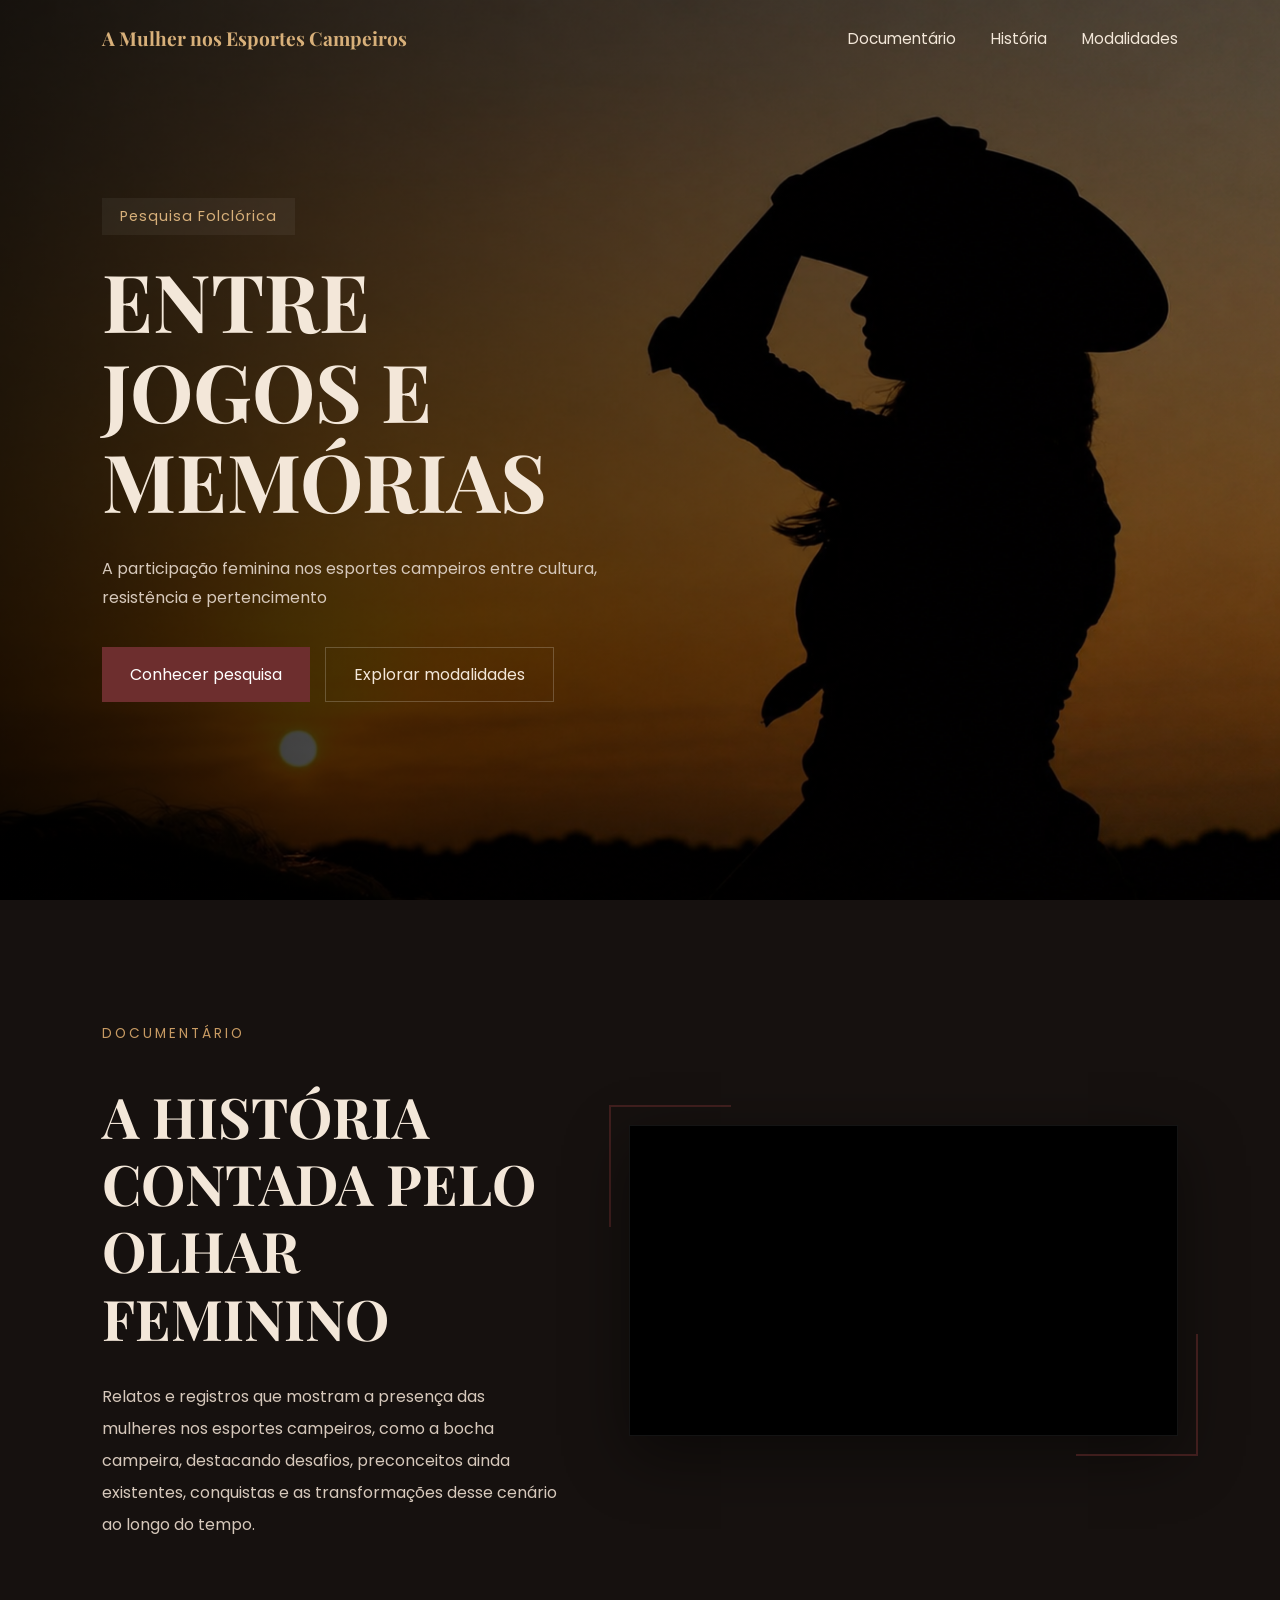
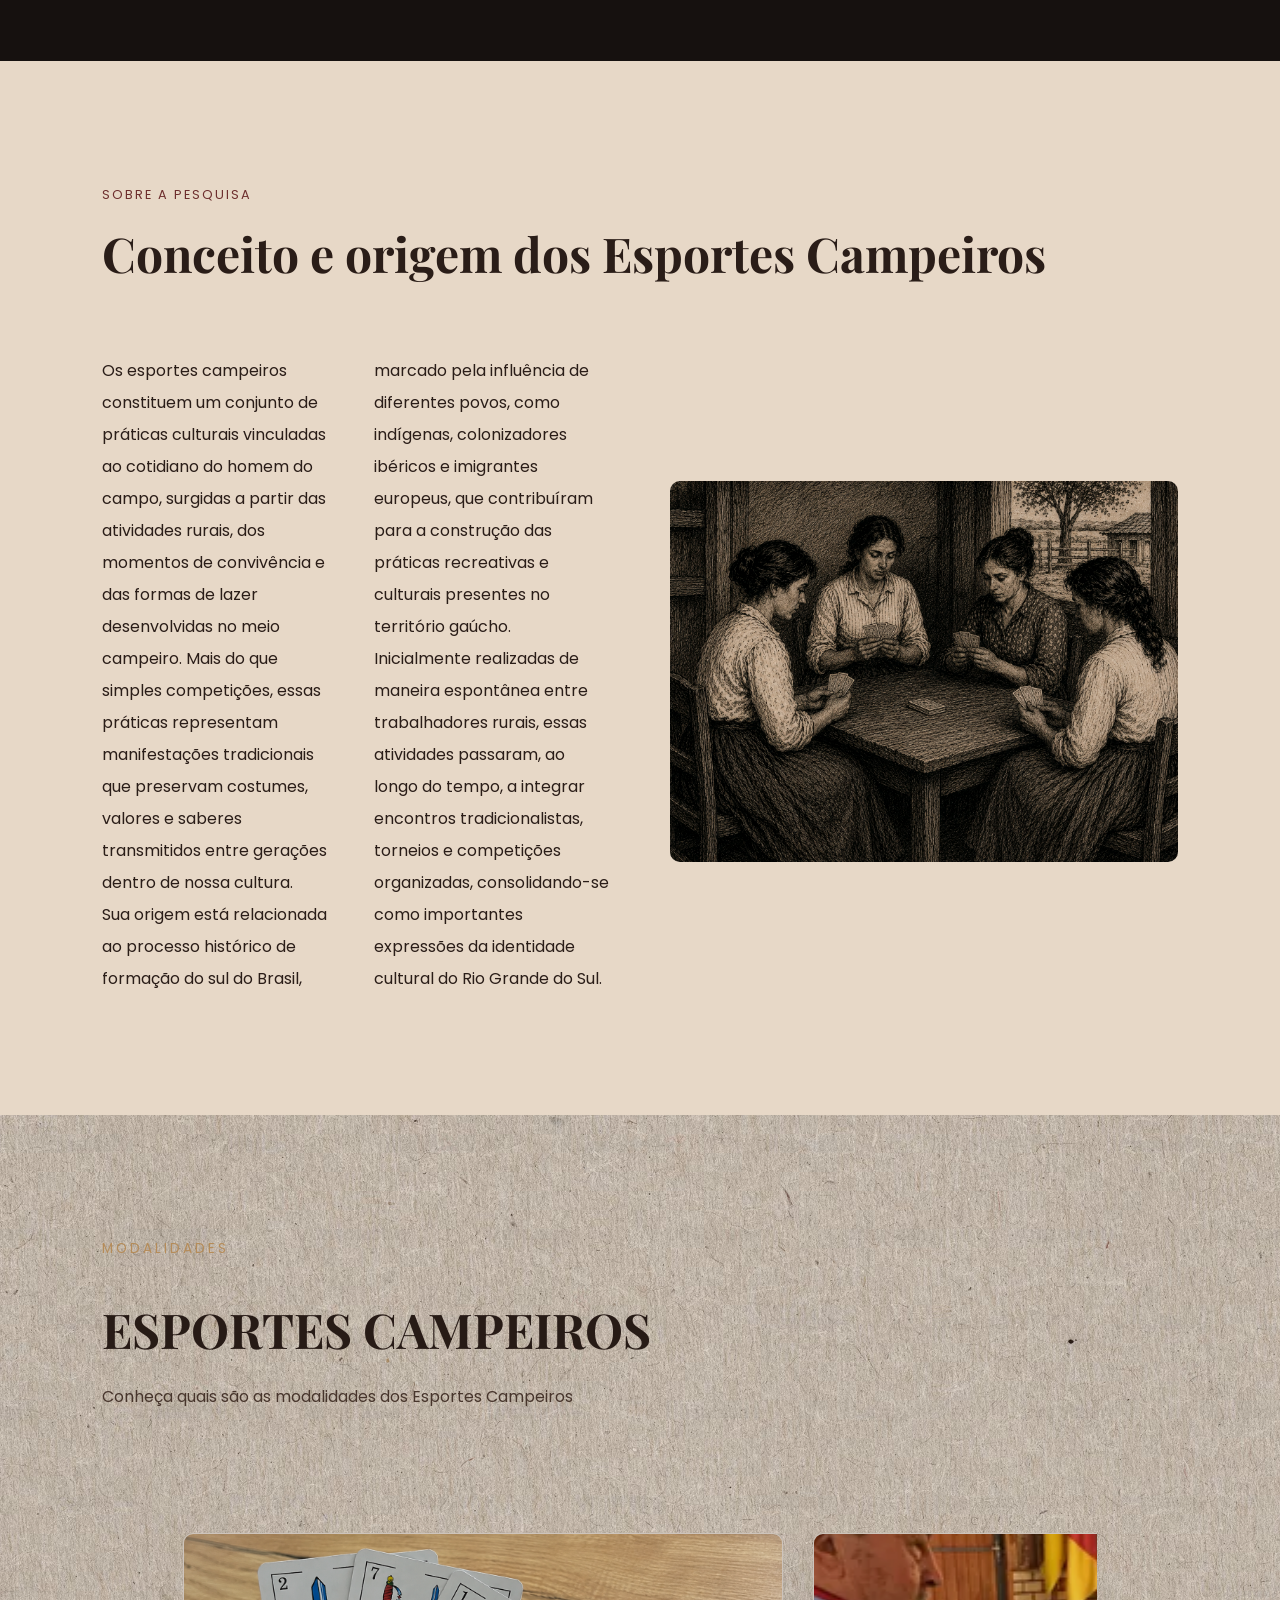
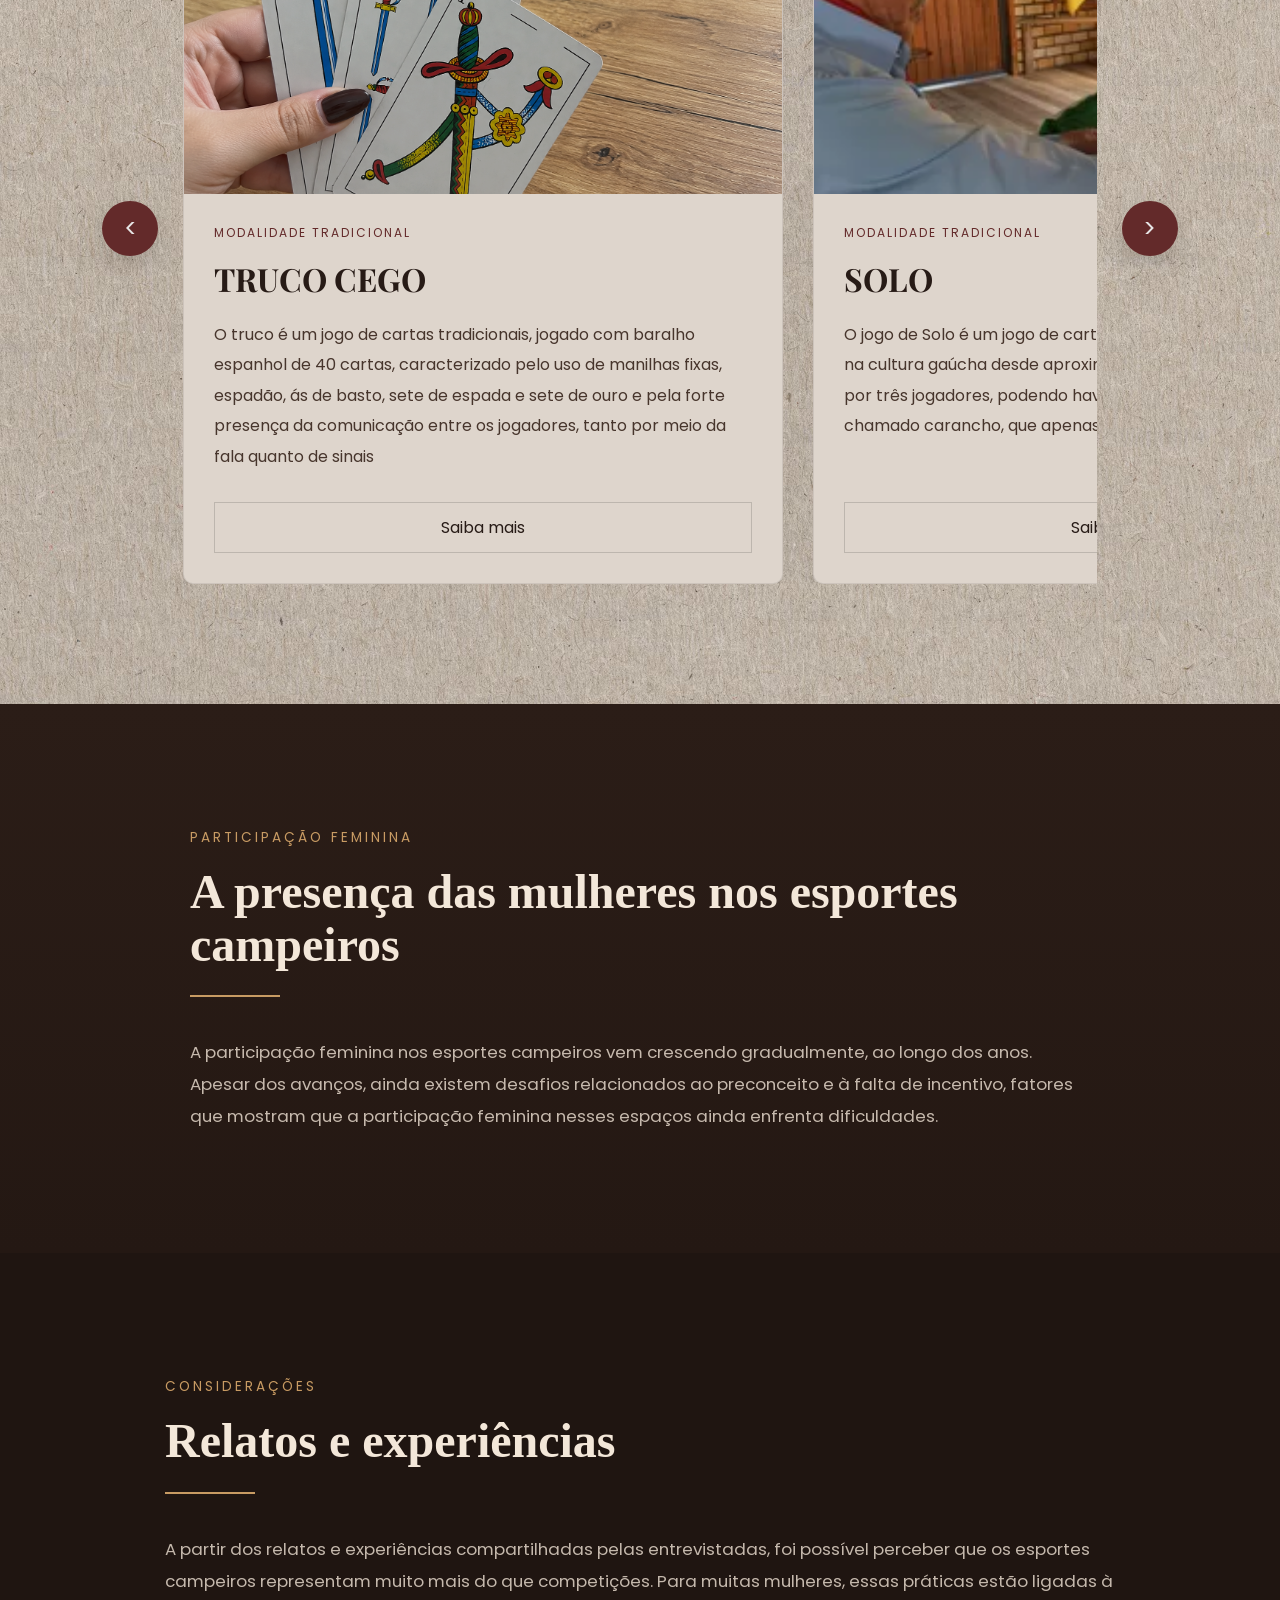
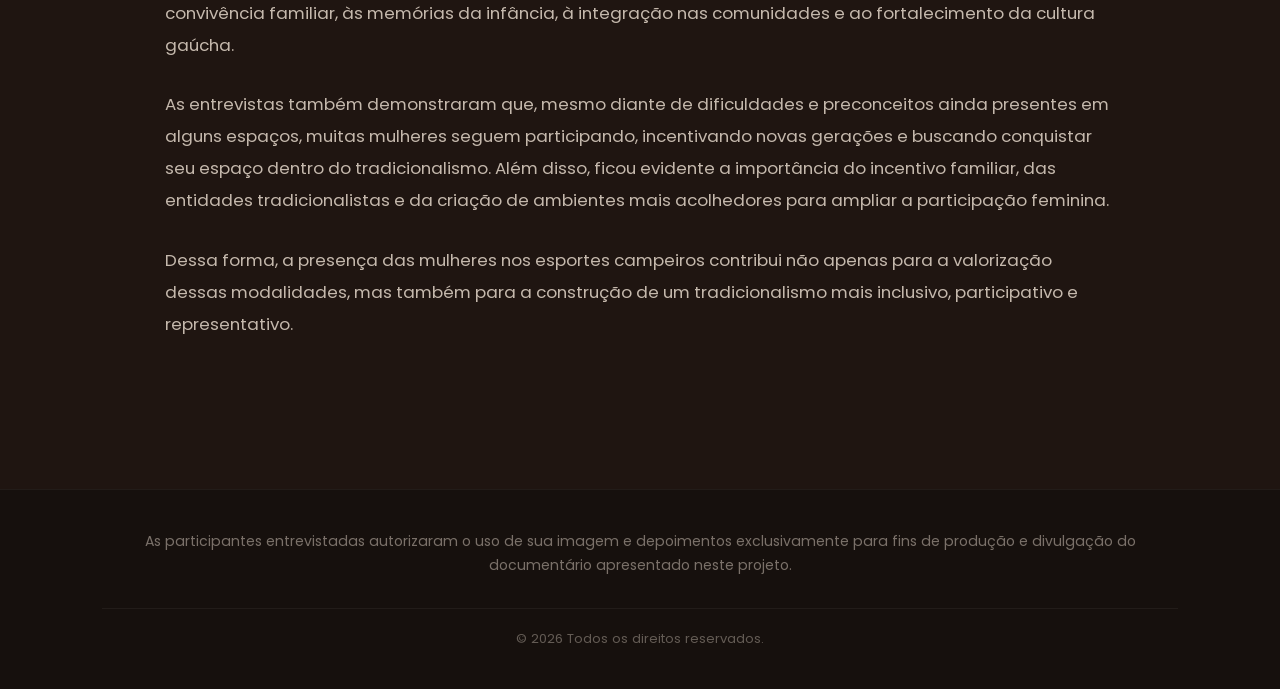
<file: index.html>
<!DOCTYPE html>
<html lang="pt-BR">

<script>
  document.documentElement.classList.add('preload');
</script>

<head>
  <meta charset="UTF-8" />
  <meta name="viewport" content="width=device-width, initial-scale=1.0" />
  <title>Mulheres Campeiras</title>

  <!-- FONTES -->
  <link rel="preconnect" href="https://fonts.googleapis.com">
  <link rel="preconnect" href="https://fonts.gstatic.com" crossorigin>

  <link href="https://fonts.googleapis.com/css2?family=Playfair+Display:wght@400;600;700&family=Poppins:wght@300;400;500;600&display=swap" rel="stylesheet">

  <link rel="stylesheet" href="css/style.css">
</head>

<body>

  <!-- NAVBAR -->

  <header class="navbar">

    <div class="logo">
      A Mulher nos Esportes Campeiros
    </div>

    <nav>
      <a href="#documentario" class="nav-link">Documentário</a>
      <a href="#historia" class="nav-link">História</a>
      <a href="#esportes" class="nav-link">Modalidades</a>
    </nav>

  </header>


  <!-- HERO SECTION -->

  <section class="hero">

    <div class="overlay"></div>

    <div class="hero-content">

      <span class="tag">
        Pesquisa Folclórica   
      </span>

      <h1>
        ENTRE <br>
        JOGOS E <br>
        MEMÓRIAS
      </h1>

      <p>
        A participação feminina nos esportes campeiros entre cultura, resistência e pertencimento
      </p>

      <div class="buttons">

        <a href="#documentario" class="primary-btn nav-link">
          Conhecer pesquisa
        </a>
        <a href="#esportes" class="secondary-btn nav-link">
          Explorar modalidades
        </a>

      </div>

    </div>

  </section>


  <!-- SEÇÃO VÍDEO -->

    <section class="video-section" id="documentario">

    <div class="video-text">

        <span class="section-tag">
        Documentário
        </span>

        <h2>
        A HISTÓRIA CONTADA
        PELO OLHAR FEMININO
        </h2>

        <p>
        Relatos e registros que mostram a presença das mulheres nos esportes 
        campeiros, como a bocha campeira, destacando desafios, preconceitos 
        ainda existentes, conquistas e as transformações desse cenário ao longo do tempo.
        </p>

    </div>


    <div class="video-wrapper">

        <div class="video-container">

        <iframe
            src="https://www.youtube.com/embed/LN1L8ZoUA2Y"
            title="Vídeo documentário"
            frameborder="0"
            allowfullscreen>
        </iframe>

        </div>

    </div>

    </section>


  <!-- SOBRE -->

  <section class="about" id="historia">

    <div class="section-title">

      <span>Sobre a pesquisa</span>

      <h2>
        Conceito e origem dos Esportes Campeiros
      </h2>

    </div>

    <div class="about-grid">

      <div class="about-text">

        <p>
          Os esportes campeiros constituem um conjunto de práticas culturais 
          vinculadas ao cotidiano do homem do campo, surgidas a partir das 
          atividades rurais, dos momentos de convivência e das formas de lazer 
          desenvolvidas no meio campeiro. Mais do que simples competições, essas 
          práticas representam manifestações tradicionais que preservam costumes, 
          valores e saberes transmitidos entre gerações dentro de nossa cultura.
        </p>

        <p>
          Sua origem está relacionada ao processo histórico de formação do sul do 
          Brasil, marcado pela influência de diferentes povos, como indígenas, 
          colonizadores ibéricos e imigrantes europeus, que contribuíram para a 
          construção das práticas recreativas e culturais presentes no território 
          gaúcho. Inicialmente realizadas de maneira espontânea entre trabalhadores 
          rurais, essas atividades passaram, ao longo do tempo, a integrar encontros 
          tradicionalistas, torneios e competições organizadas, consolidando-se como 
          importantes expressões da identidade cultural do Rio Grande do Sul.
        </p>

      </div>

      <div class="about-image">

        <img src="img/truco-antigo.png" alt="Mulher campeira">

      </div>

    </div>

  </section>

  <!-- =========================
     MODALIDADES CAMPEIRAS
========================= -->

<section class="sports-section" id="esportes">

  <div class="sports-header">

    <span class="section-tag">
      Modalidades
    </span>

    <h2>
      ESPORTES
      CAMPEIROS
    </h2>

    <p>
      Conheça quais são as modalidades dos Esportes Campeiros
    </p>

  </div>


  <!-- CARROSSEL -->

  <div class="carousel-area">
  
    <button class="carousel-btn prev">
      <
    </button>
    
    <div class="carousel-container">

      <div class="carousel-track">

      
        <!-- CARD -->

        <div class="sport-card">

          <div class="sport-image">

            <img src="img/truco-cego.png" alt="Truco-cego">

          </div>

          <div class="sport-content">

            <span class="sport-category">
              Modalidade Tradicional
            </span>

            <h3>
              TRUCO CEGO
            </h3>

            <p>
              O truco é um jogo de cartas tradicionais, jogado com baralho espanhol de 40 cartas, 
              caracterizado pelo uso de manilhas fixas, espadão, ás de basto, sete de espada e sete
              de ouro e pela forte presença da comunicação entre os jogadores, tanto por 
              meio da fala quanto de sinais
            </p>

            <a href="https://share.google/u1JJ4kaUgyp21xGho" class="sport-button">
              Saiba mais
            </a>

          </div>

        </div>



        <!-- CARD -->

        <div class="sport-card">

          <div class="sport-image">

            <img src="img/solo.webp" alt="solo">

          </div>

          <div class="sport-content">

            <span class="sport-category">
              Modalidade Tradicional
            </span>

            <h3>
              SOLO
            </h3>

            <p>         
              O jogo de Solo é um jogo de cartas de origem espanhola, presente na 
              cultura gaúcha desde aproximadamente 1800, sendo praticado por três 
              jogadores, podendo haver um quarto participante, chamado carancho, que 
              apenas distribui as cartas. 

            </p>

            <a href="https://share.google/u1JJ4kaUgyp21xGho" class="sport-button">
              Saiba mais
            </a>

          </div>

        </div>



        <!-- CARD -->

        <div class="sport-card">

          <div class="sport-image">

            <img src="img/bocha48-ultima.jpeg" alt="bocha 48">

          </div>

          <div class="sport-content">

            <span class="sport-category">
              Modalidade Tradicional
            </span>

            <h3>
              BOCHA QUARENTA E OITO
            </h3>

            <p>
              A bocha 48 é uma modalidade tradicional com forte presença no Rio Grande do Sul, 
              introduzida por imigrantes italianos entre o final do século XIX e início do XX, 
              jogada em duplas, na qual os participantes arremessam bochas com o objetivo de 
              derrubar peças posicionadas sobre um cepo (base circular de madeira).
            </p>
            
            <a href="https://share.google/u1JJ4kaUgyp21xGho" class="sport-button">
              Saiba mais
            </a>
            
          </div>
          
        </div>

        <div class="sport-card">

          <div class="sport-image">

            <img src="img/tava.jpeg" alt="Truco-cego">

          </div>

          <div class="sport-content">

            <span class="sport-category">
              Modalidade Tradicional
            </span>

            <h3>
              JOGO DE TAVA
            </h3>

            <p>
              O jogo do osso, também conhecido como Tava ou Taba, é considerado um dos jogos mais 
              antigos da humanidade, com raízes na Ásia e registros também na Europa, sendo possivelmente 
              relacionado às práticas do antigo Império Persa e da Grécia.
            </p>

            <a href="https://share.google/u1JJ4kaUgyp21xGho" class="sport-button">
              Saiba mais
            </a>

          </div>

        </div>

        <div class="sport-card">

          <div class="sport-image">

            <img src="img/truco-de-amostra.jpeg" alt="Truco-cego">

          </div>

          <div class="sport-content">

            <span class="sport-category">
              Modalidade Tradicional
            </span>

            <h3>
              TRUCO DE AMOSTRA
            </h3>

            <p>
              O Truco de Amostra, ou Truco Uruguaio, tem origem na região fronteiriça entre o 
              Uruguai e o Brasil (especialmente o Rio Grande do Sul). É uma variação do Truco 
              Cego ou gaúcho, caracterizado pela presença da “amostra” (carta virada que define 
              as manilhas), refletindo a influência do baralho espanhol e da cultura platina 
            </p>

            <a href="https://share.google/u1JJ4kaUgyp21xGho" class="sport-button">
              Saiba mais
            </a>

          </div>

        </div>

        
        <div class="sport-card">

          <div class="sport-image">

            <img src="img/bocha-campeira.jpeg" alt="Truco-cego">

          </div>

          <div class="sport-content">

            <span class="sport-category">
              Modalidade Tradicional
            </span>

            <h3>
              BOCHA CAMPEIRA
            </h3>

            <p>
              A bocha campeira é um jogo disputado entre equipes com o objetivo de posicionar 
              as bochas o mais próximo possível do bolim, buscando somar pontos a cada rodada. 
              Cada jogador realiza seus arremessos tentando aproximar suas bochas ou afastar as 
              do adversário, respeitando os limites da cancha.
            </p>

            <a href="https://share.google/u1JJ4kaUgyp21xGho" class="sport-button">
              Saiba mais
            </a>

          </div>

        </div>


        <div class="sport-card">

          <div class="sport-image">

            <img src="img/tetarfe.jpeg" alt="tetarfe">

          </div>

          <div class="sport-content">

            <span class="sport-category">
              Modalidade Tradicional
            </span>

            <h3>
              TETARFE
            </h3>

            <p>
              A modalidade de jogo reconhecida pela sigla TETARFE inclui os 
              jogos de Tejo, da Tava, da Argola e da Ferradura. O Tejo é um 
              jogo de origem espanhola, considerado um dos mais antigos praticados 
              no Rio Grande do Sul, havendo registros de sua prática por volta do 
              ano de 1768, na cidade de Rio Grande.
            </p>

            <a href="https://share.google/u1JJ4kaUgyp21xGho" class="sport-button">
              Saiba mais
            </a>

          </div>

        </div>



      </div>
      </div>

    <button class="carousel-btn next">
      >
    </button>

  </div>

</section>

<section class="women-section">

  <div class="women-container">

    <span class="section-tag">
      Participação Feminina
    </span>

    <h2>
      A presença das mulheres nos esportes campeiros
    </h2>

    <div class="women-divider"></div>

    <p>
      A participação feminina nos esportes campeiros vem crescendo gradualmente, ao longo dos anos. 
      Apesar dos avanços, ainda existem desafios relacionados ao preconceito e à falta de incentivo, 
      fatores que mostram que a participação feminina nesses espaços ainda enfrenta dificuldades.
    </p>

  </div>

</section>


<section class="conclusion-section">

  <div class="conclusion-container">

    <span class="section-tag">
      Considerações
    </span>

    <h2>
      Relatos e experiências
    </h2>

    <div class="conclusion-divider"></div>

    <p>
      A partir dos relatos e experiências compartilhadas pelas entrevistadas, 
      foi possível perceber que os esportes campeiros representam muito mais do 
      que competições. Para muitas mulheres, essas práticas estão ligadas à convivência 
      familiar, às memórias da infância, à integração nas comunidades e ao fortalecimento 
      da cultura gaúcha.
    </p>

    <p>
      As entrevistas também demonstraram que, mesmo diante de dificuldades e 
      preconceitos ainda presentes em alguns espaços, muitas mulheres seguem 
      participando, incentivando novas gerações e buscando conquistar seu 
      espaço dentro do tradicionalismo. Além disso, ficou evidente a importância 
      do incentivo familiar, das entidades tradicionalistas e da criação de 
      ambientes mais acolhedores para ampliar a participação feminina.
    </p>

    <p>
      Dessa forma, a presença das mulheres nos esportes campeiros contribui 
      não apenas para a valorização dessas modalidades, mas também para a 
      construção de um tradicionalismo mais inclusivo, participativo e representativo.
    </p>

  </div>

</section>

<footer class="footer">

  <div class="footer-content">

    <p>
      As participantes entrevistadas autorizaram
      o uso de sua imagem e depoimentos
      exclusivamente para fins de produção
      e divulgação do documentário apresentado neste projeto.
    </p>

    <div class="footer-bottom">

      <span>
        © 2026 Todos os direitos reservados.
      </span>


    </div>

  </div>

</footer>

<script src="script/main.js"></script>
<script src="script/script.js"></script>
</body>

</html>
</file>
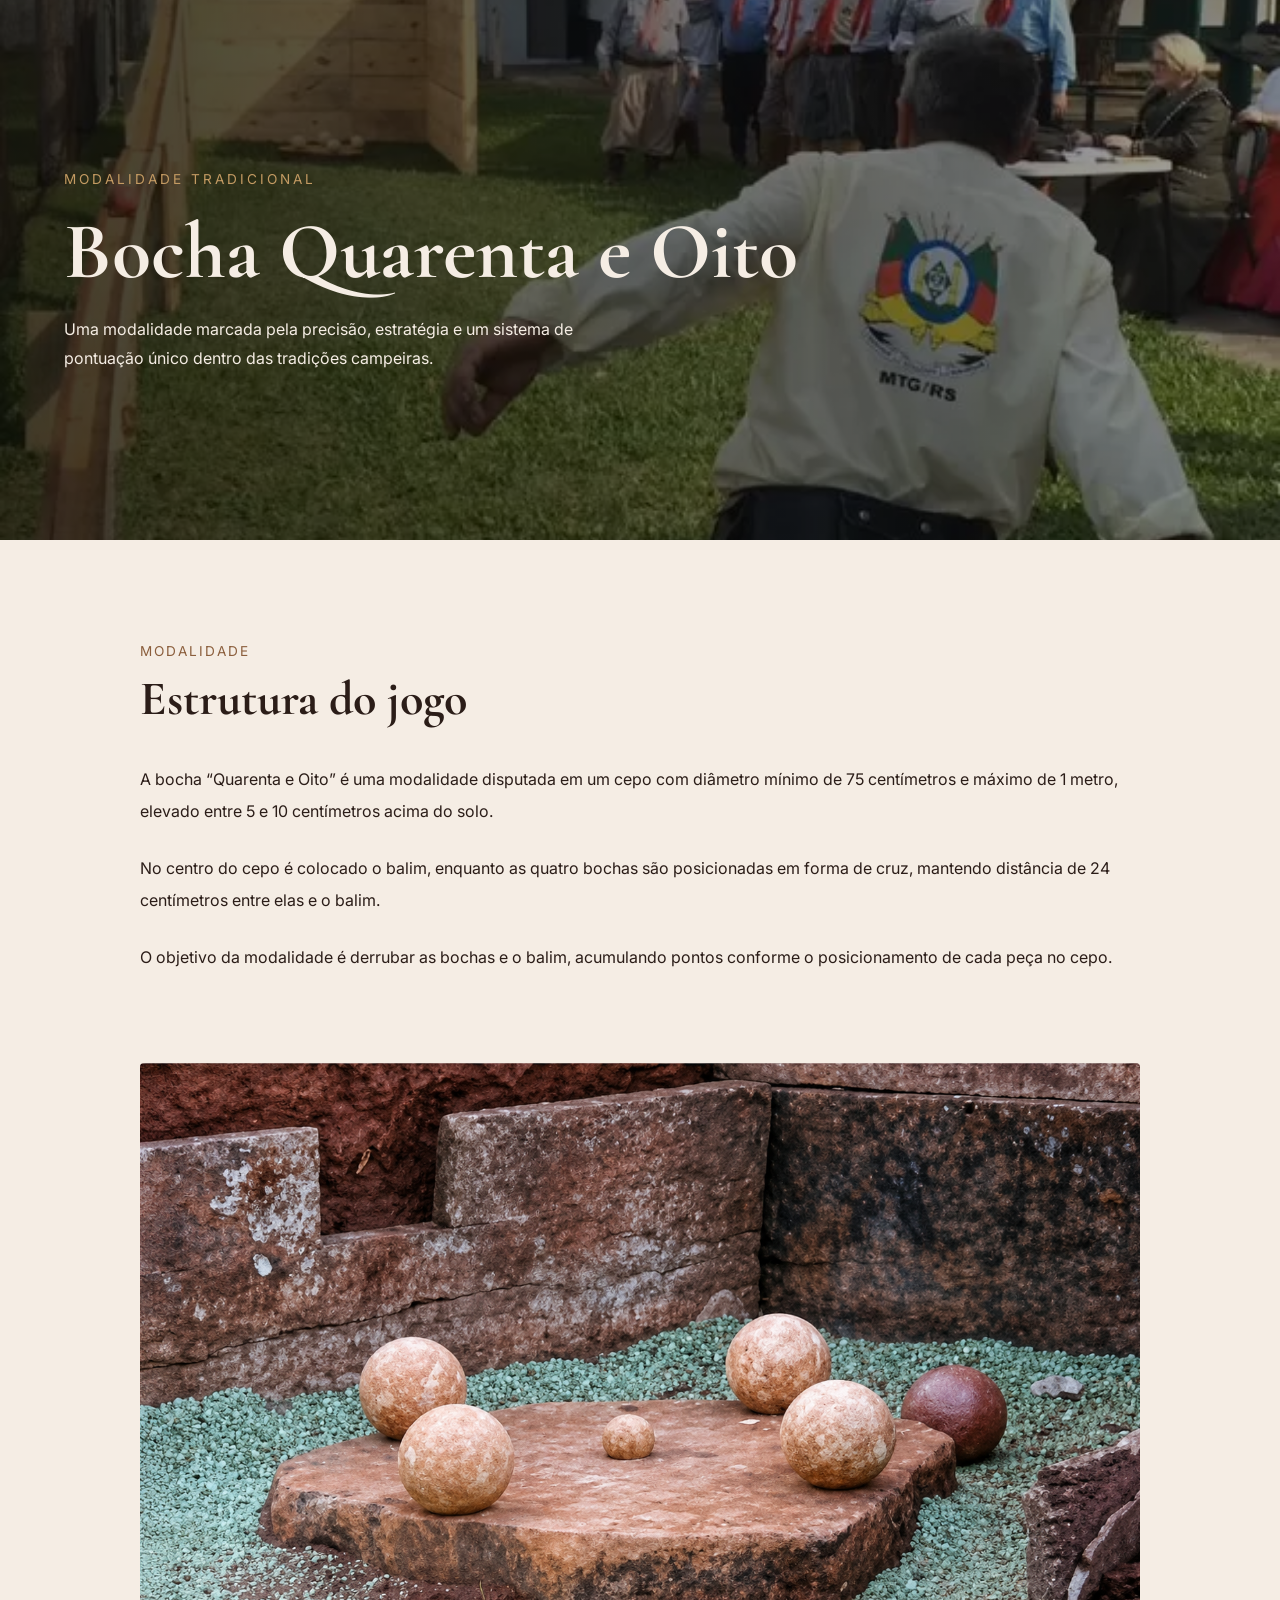
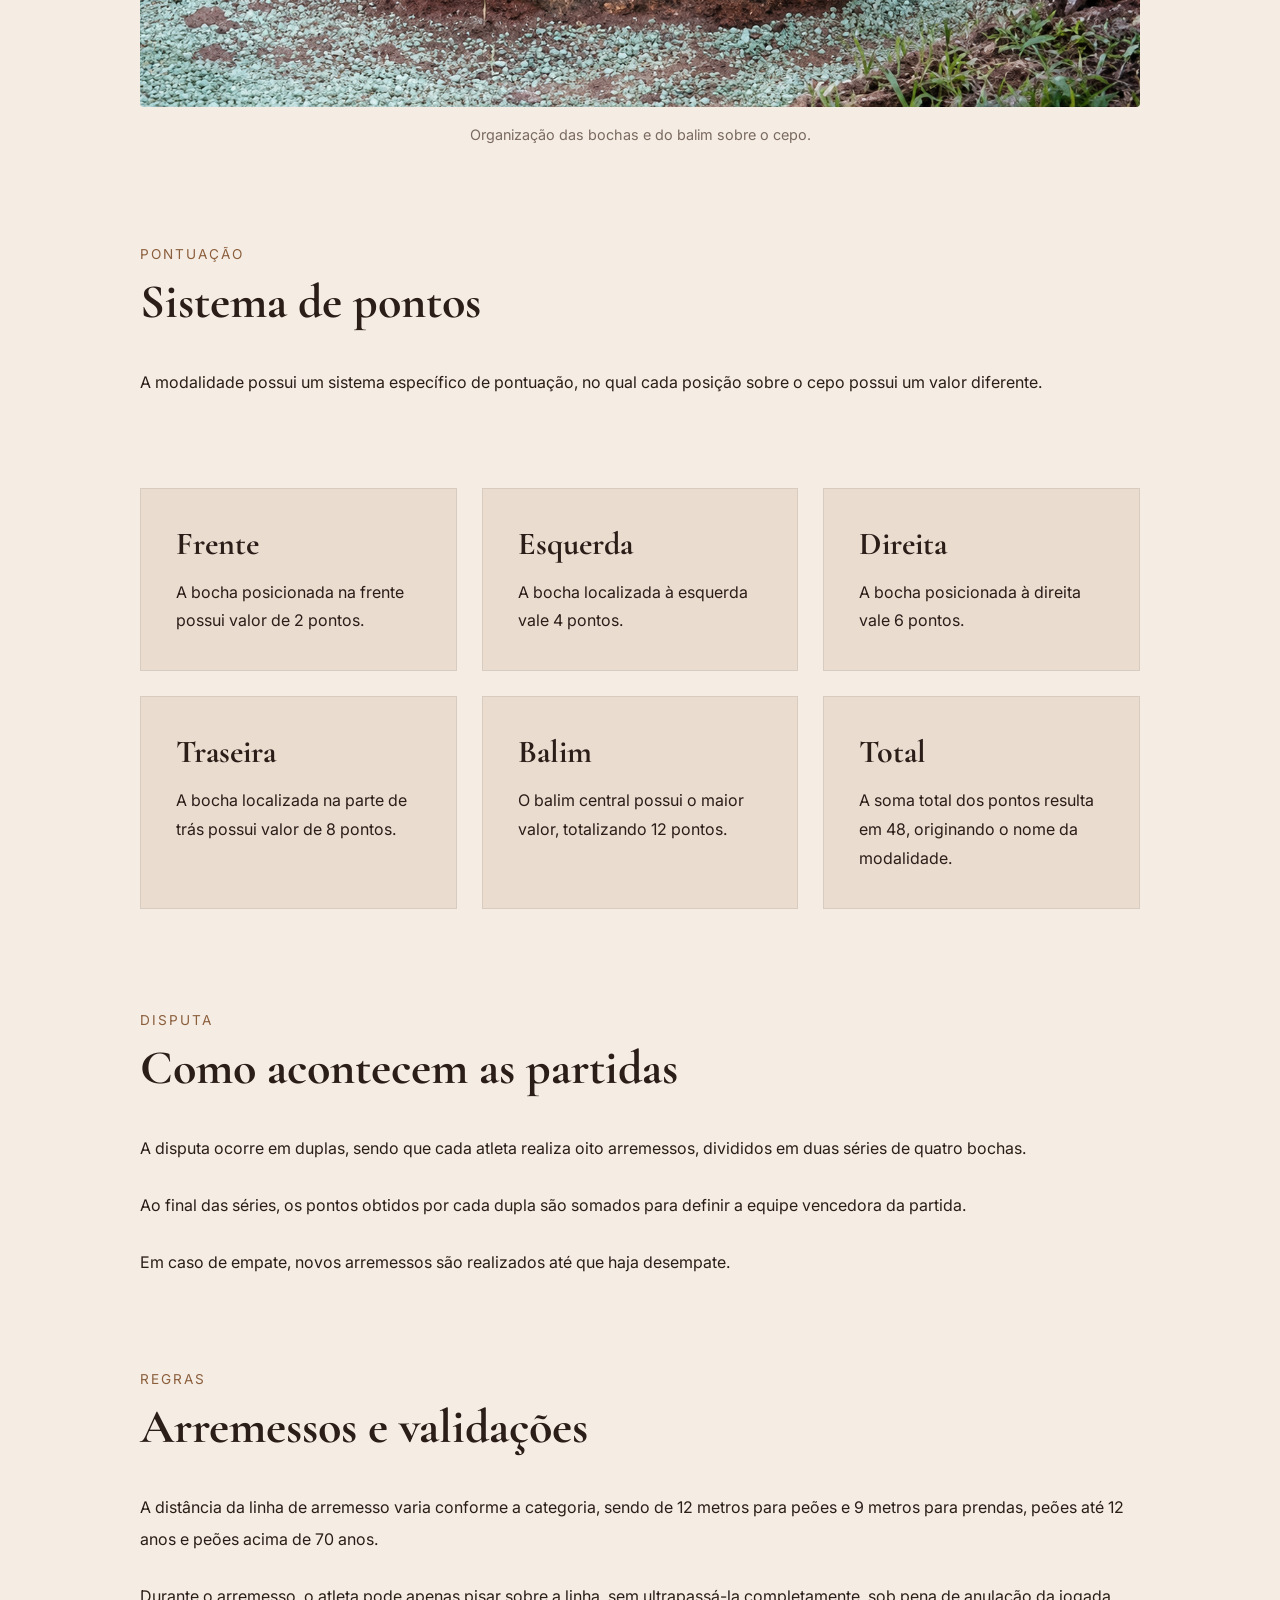
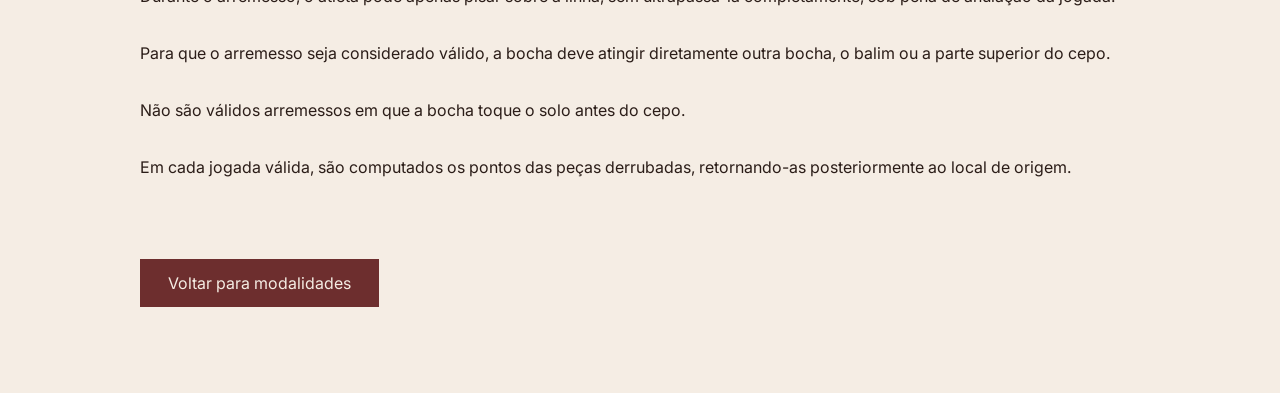
<file: esportes/bocha-48.html>
<!DOCTYPE html>
<html lang="pt-BR">

<head>

  <meta charset="UTF-8">

  <meta name="viewport" content="width=device-width, initial-scale=1.0">

  <title>Bocha Quarenta e Oito</title>

  <link rel="stylesheet" href="../css/esportes.css">

  <link rel="preconnect" href="https://fonts.googleapis.com">

  <link rel="preconnect" href="https://fonts.gstatic.com" crossorigin>

  <link href="https://fonts.googleapis.com/css2?family=Cormorant+Garamond:wght@400;500;600;700&family=Inter:wght@300;400;500;600&display=swap" rel="stylesheet">

</head>

<body>



  <!-- HERO -->

  <section class="sport-hero">

    <img src="../img/48.webp" alt="Bocha Quarenta e Oito">

    <div class="hero-overlay"></div>

    <div class="hero-content">

      <span>
        Modalidade Tradicional
      </span>

      <h1>
        Bocha Quarenta e Oito
      </h1>

      <p>
        Uma modalidade marcada pela precisão,
        estratégia e um sistema de pontuação único
        dentro das tradições campeiras.
      </p>

    </div>

  </section>





  <main class="sport-page">



    <!-- INTRODUÇÃO -->

    <section class="text-section">

      <div class="section-title">

        <span>
          Modalidade
        </span>

        <h2>
          Estrutura do jogo
        </h2>

      </div>

      <p>
        A bocha “Quarenta e Oito” é uma modalidade disputada
        em um cepo com diâmetro mínimo de 75 centímetros
        e máximo de 1 metro,
        elevado entre 5 e 10 centímetros acima do solo.
      </p>

      <p>
        No centro do cepo é colocado o balim,
        enquanto as quatro bochas são posicionadas em forma de cruz,
        mantendo distância de 24 centímetros entre elas e o balim.
      </p>

      <p>
        O objetivo da modalidade é derrubar as bochas e o balim,
        acumulando pontos conforme o posicionamento de cada peça no cepo.
      </p>

    </section>





    <!-- IMAGEM -->

    <section class="image-section">

      <img src="../img/bocha-48.png" alt="Estrutura da bocha quarenta e oito">

      <span>
        Organização das bochas e do balim sobre o cepo.
      </span>

    </section>





    <!-- PONTUAÇÃO -->

    <section class="text-section">

      <div class="section-title">

        <span>
          Pontuação
        </span>

        <h2>
          Sistema de pontos
        </h2>

      </div>

      <p>
        A modalidade possui um sistema específico de pontuação,
        no qual cada posição sobre o cepo possui um valor diferente.
      </p>

    </section>





    <!-- CARDS -->

    <section class="info-grid">

      <div class="info-card">

        <h3>
          Frente
        </h3>

        <p>
          A bocha posicionada na frente
          possui valor de 2 pontos.
        </p>

      </div>

      <div class="info-card">

        <h3>
          Esquerda
        </h3>

        <p>
          A bocha localizada à esquerda
          vale 4 pontos.
        </p>

      </div>

      <div class="info-card">

        <h3>
          Direita
        </h3>

        <p>
          A bocha posicionada à direita
          vale 6 pontos.
        </p>

      </div>

      <div class="info-card">

        <h3>
          Traseira
        </h3>

        <p>
          A bocha localizada na parte de trás
          possui valor de 8 pontos.
        </p>

      </div>

      <div class="info-card">

        <h3>
          Balim
        </h3>

        <p>
          O balim central possui o maior valor,
          totalizando 12 pontos.
        </p>

      </div>

      <div class="info-card">

        <h3>
          Total
        </h3>

        <p>
          A soma total dos pontos resulta em 48,
          originando o nome da modalidade.
        </p>

      </div>

    </section>





    <!-- FUNCIONAMENTO -->

    <section class="text-section">

      <div class="section-title">

        <span>
          Disputa
        </span>

        <h2>
          Como acontecem as partidas
        </h2>

      </div>

      <p>
        A disputa ocorre em duplas,
        sendo que cada atleta realiza oito arremessos,
        divididos em duas séries de quatro bochas.
      </p>

      <p>
        Ao final das séries,
        os pontos obtidos por cada dupla são somados
        para definir a equipe vencedora da partida.
      </p>

      <p>
        Em caso de empate,
        novos arremessos são realizados até que haja desempate.
      </p>

    </section>





    <!-- REGRAS -->

    <section class="text-section">

      <div class="section-title">

        <span>
          Regras
        </span>

        <h2>
          Arremessos e validações
        </h2>

      </div>

      <p>
        A distância da linha de arremesso varia conforme a categoria,
        sendo de 12 metros para peões
        e 9 metros para prendas,
        peões até 12 anos e peões acima de 70 anos.
      </p>

      <p>
        Durante o arremesso,
        o atleta pode apenas pisar sobre a linha,
        sem ultrapassá-la completamente,
        sob pena de anulação da jogada.
      </p>

      <p>
        Para que o arremesso seja considerado válido,
        a bocha deve atingir diretamente outra bocha,
        o balim ou a parte superior do cepo.
      </p>

      <p>
        Não são válidos arremessos
        em que a bocha toque o solo antes do cepo.
      </p>

      <p>
        Em cada jogada válida,
        são computados os pontos das peças derrubadas,
        retornando-as posteriormente ao local de origem.
      </p>

    </section>





    <!-- BOTÃO -->

    <div class="back-button">

      <a href="../index.html" class="back-home">
        Voltar para modalidades
      </a>

    </div>



  </main>

  <script src="../script/main.js"></script>
</body>

</html>
</file>
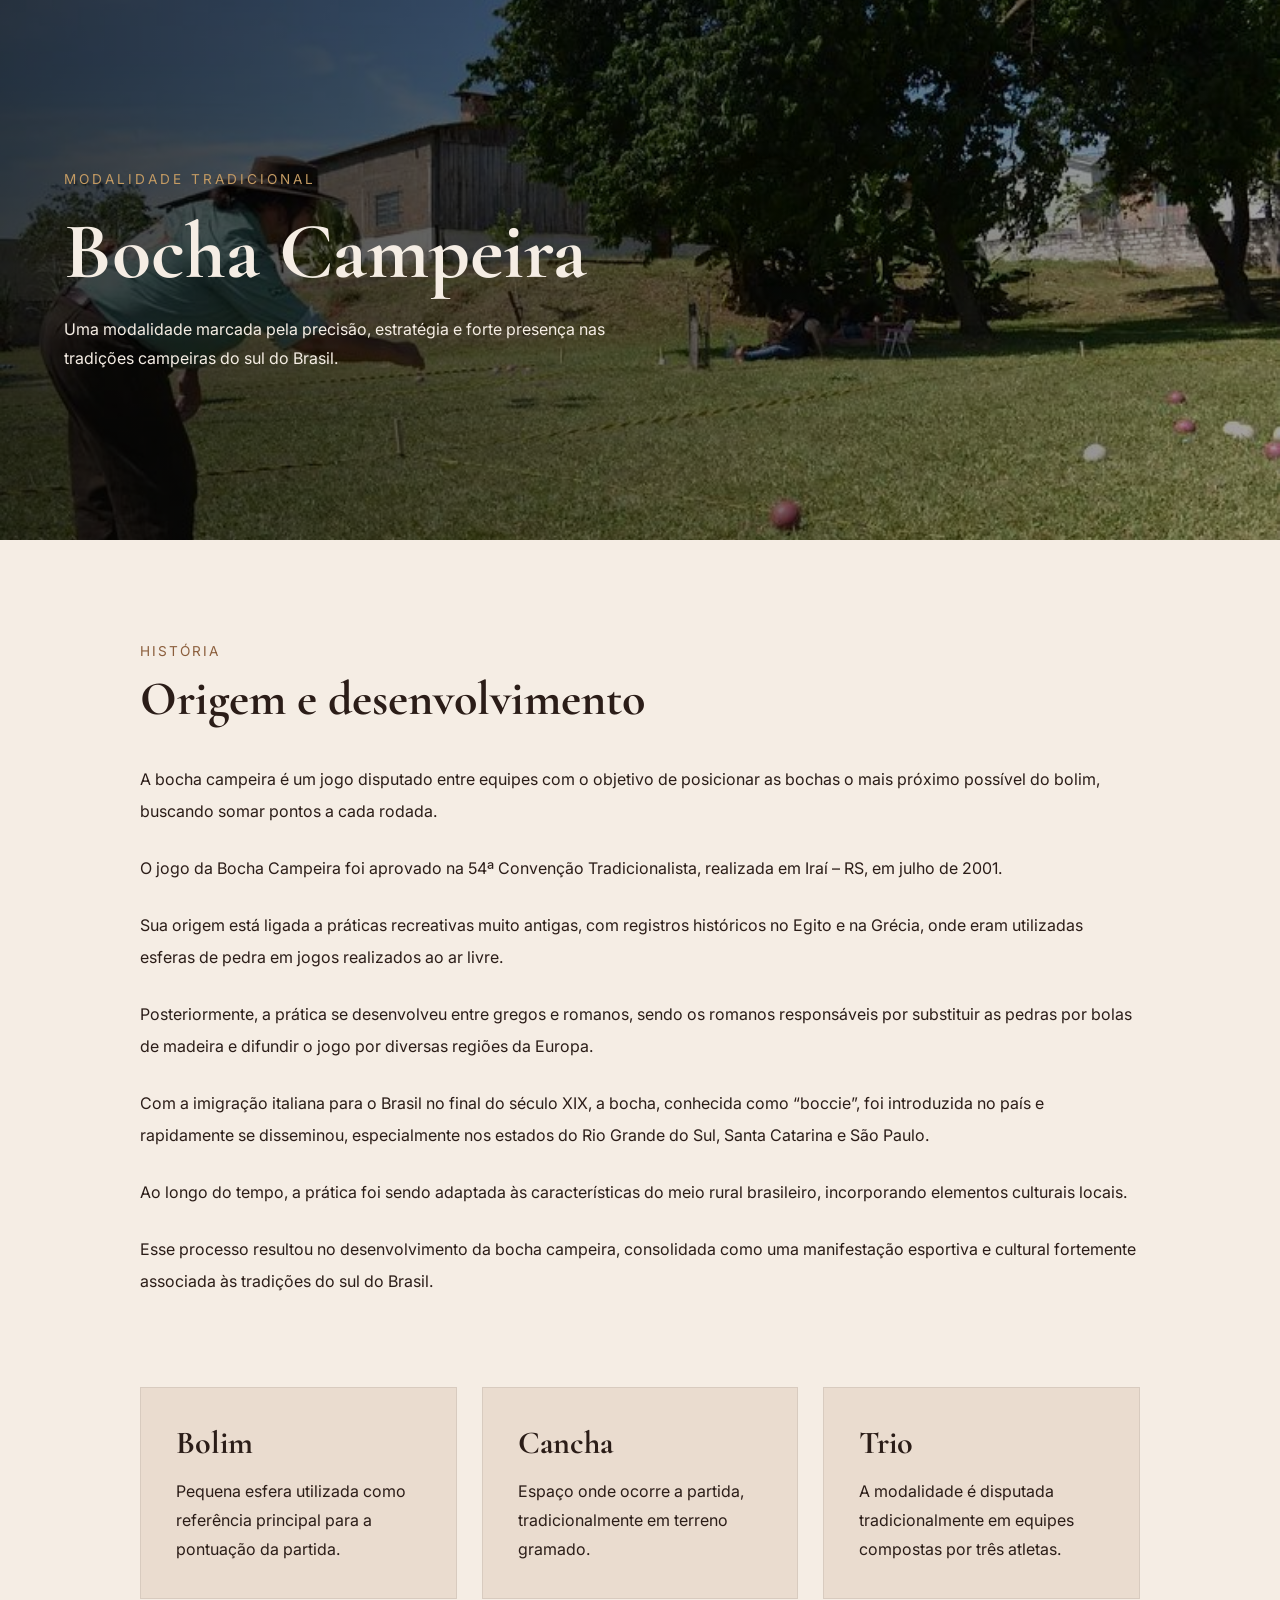
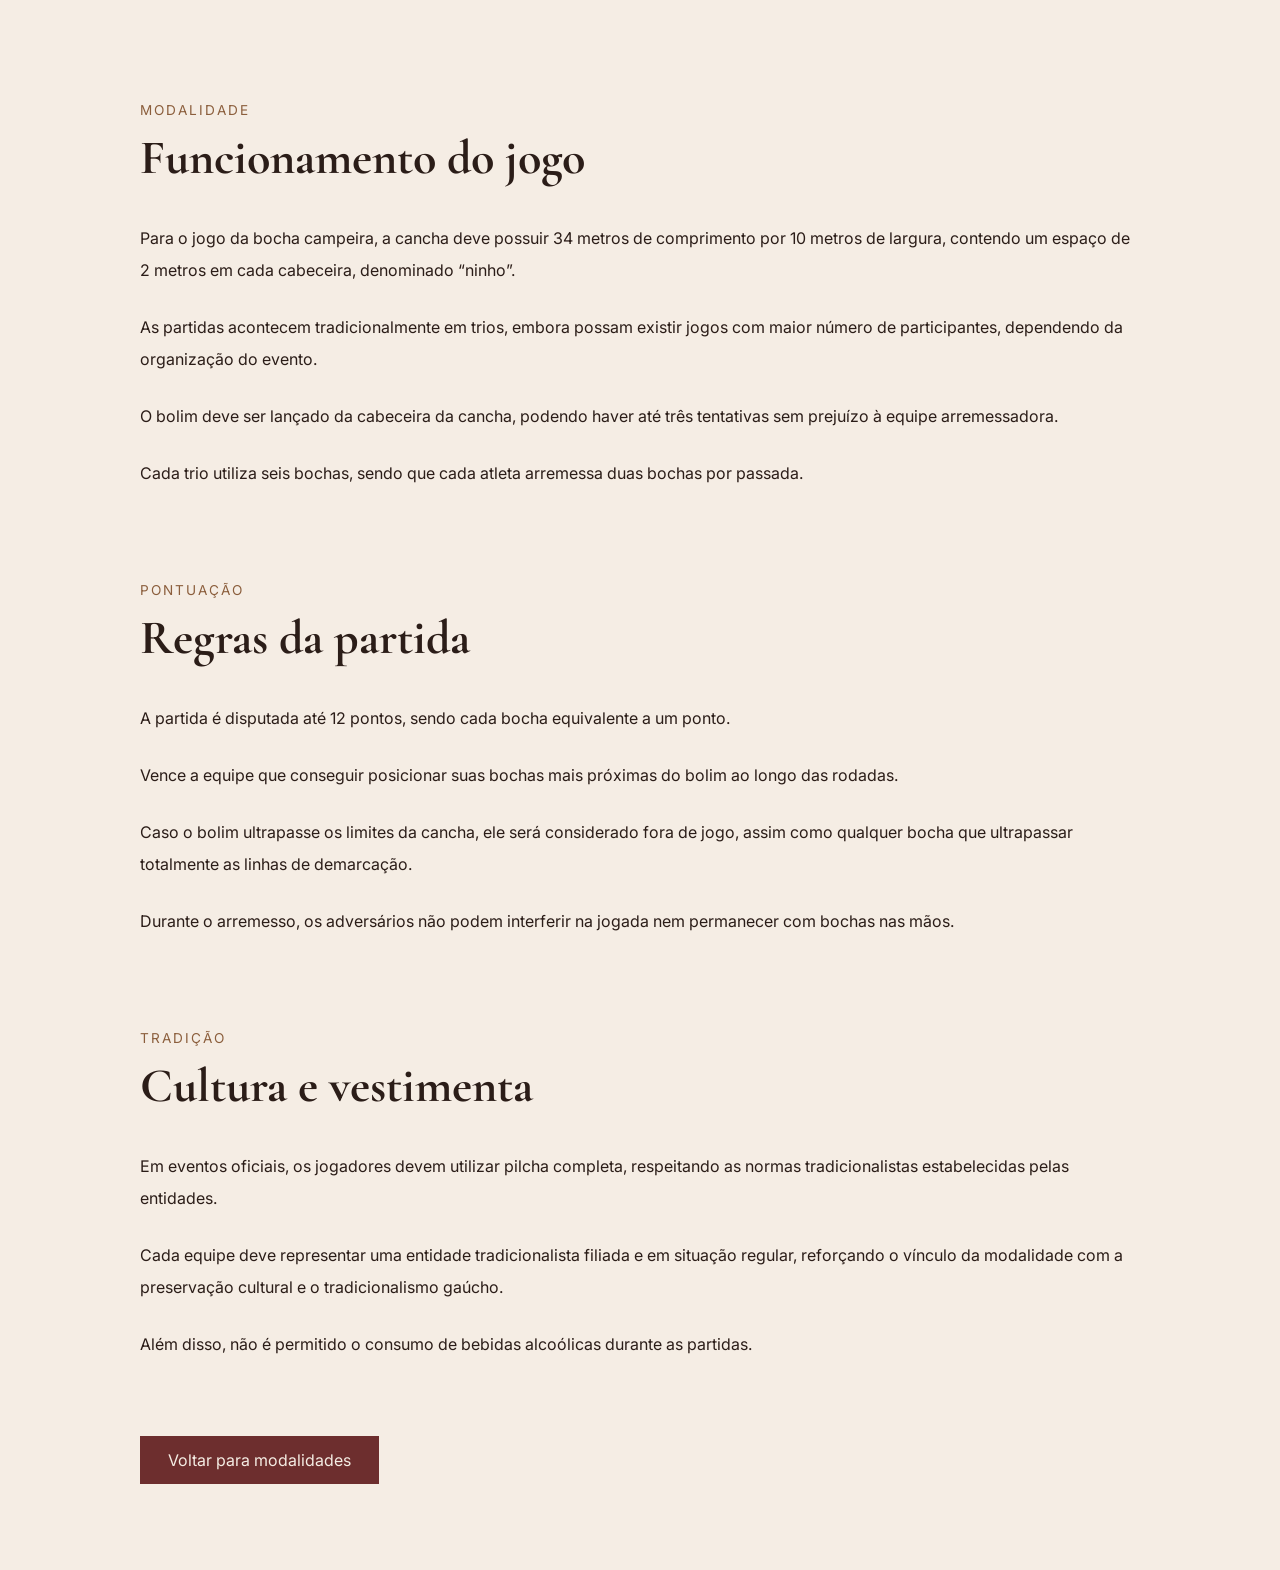
<file: esportes/bocha-campeira.html>
<!DOCTYPE html>
<html lang="pt-BR">

<head>

  <meta charset="UTF-8">

  <meta name="viewport" content="width=device-width, initial-scale=1.0">

  <title>Bocha Campeira</title>

  <link rel="stylesheet" href="../css/esportes.css">

  <link rel="preconnect" href="https://fonts.googleapis.com">

  <link rel="preconnect" href="https://fonts.gstatic.com" crossorigin>

  <link href="https://fonts.googleapis.com/css2?family=Cormorant+Garamond:wght@400;500;600;700&family=Inter:wght@300;400;500;600&display=swap" rel="stylesheet">

</head>

<body>



  <!-- HERO -->

  <section class="sport-hero">

    <img src="../img/bocha-campeira.jpeg" alt="Bocha Campeira">

    <div class="hero-overlay"></div>

    <div class="hero-content">

      <span>
        Modalidade Tradicional
      </span>

      <h1>
        Bocha Campeira
      </h1>

      <p>
        Uma modalidade marcada pela precisão,
        estratégia e forte presença nas tradições
        campeiras do sul do Brasil.
      </p>

    </div>

  </section>





  <main class="sport-page">



    <!-- INTRODUÇÃO -->

    <section class="text-section">

      <div class="section-title">

        <span>
          História
        </span>

        <h2>
          Origem e desenvolvimento
        </h2>

      </div>

      <p>
        A bocha campeira é um jogo disputado entre equipes com o objetivo de posicionar
        as bochas o mais próximo possível do bolim, buscando somar pontos a cada rodada.
      </p>

      <p>
        O jogo da Bocha Campeira foi aprovado na 54ª Convenção Tradicionalista,
        realizada em Iraí – RS, em julho de 2001.
      </p>

      <p>
        Sua origem está ligada a práticas recreativas muito antigas,
        com registros históricos no Egito e na Grécia,
        onde eram utilizadas esferas de pedra em jogos realizados ao ar livre.
      </p>

      <p>
        Posteriormente, a prática se desenvolveu entre gregos e romanos,
        sendo os romanos responsáveis por substituir as pedras por bolas de madeira
        e difundir o jogo por diversas regiões da Europa.
      </p>


      <p>
        Com a imigração italiana para o Brasil no final do século XIX,
        a bocha, conhecida como “boccie”,
        foi introduzida no país e rapidamente se disseminou,
        especialmente nos estados do Rio Grande do Sul,
        Santa Catarina e São Paulo.
      </p>

      <p>
        Ao longo do tempo,
        a prática foi sendo adaptada às características do meio rural brasileiro,
        incorporando elementos culturais locais.
      </p>

      <p>
        Esse processo resultou no desenvolvimento da bocha campeira,
        consolidada como uma manifestação esportiva e cultural
        fortemente associada às tradições do sul do Brasil.
      </p>

    </section>





    <!-- CARDS -->

    <section class="info-grid">

      <div class="info-card">

        <h3>
          Bolim
        </h3>

        <p>
          Pequena esfera utilizada como referência principal
          para a pontuação da partida.
        </p>

      </div>

      <div class="info-card">

        <h3>
          Cancha
        </h3>

        <p>
          Espaço onde ocorre a partida,
          tradicionalmente em terreno gramado.
        </p>

      </div>

      <div class="info-card">

        <h3>
          Trio
        </h3>

        <p>
          A modalidade é disputada tradicionalmente
          em equipes compostas por três atletas.
        </p>

      </div>

    </section>





    <!-- REGRAS -->

    <section class="text-section">

      <div class="section-title">

        <span>
          Modalidade
        </span>

        <h2>
          Funcionamento do jogo
        </h2>

      </div>

      <p>
        Para o jogo da bocha campeira,
        a cancha deve possuir 34 metros de comprimento
        por 10 metros de largura,
        contendo um espaço de 2 metros em cada cabeceira,
        denominado “ninho”.
      </p>

      <p>
        As partidas acontecem tradicionalmente em trios,
        embora possam existir jogos com maior número de participantes,
        dependendo da organização do evento.
      </p>

      <p>
        O bolim deve ser lançado da cabeceira da cancha,
        podendo haver até três tentativas sem prejuízo à equipe arremessadora.
      </p>

      <p>
        Cada trio utiliza seis bochas,
        sendo que cada atleta arremessa duas bochas por passada.
      </p>

    </section>





    <!-- PONTUAÇÃO -->

    <section class="text-section">

      <div class="section-title">

        <span>
          Pontuação
        </span>

        <h2>
          Regras da partida
        </h2>

      </div>

      <p>
        A partida é disputada até 12 pontos,
        sendo cada bocha equivalente a um ponto.
      </p>

      <p>
        Vence a equipe que conseguir posicionar suas bochas
        mais próximas do bolim ao longo das rodadas.
      </p>

      <p>
        Caso o bolim ultrapasse os limites da cancha,
        ele será considerado fora de jogo,
        assim como qualquer bocha que ultrapassar totalmente
        as linhas de demarcação.
      </p>

      <p>
        Durante o arremesso,
        os adversários não podem interferir na jogada
        nem permanecer com bochas nas mãos.
      </p>

    </section>





    <!-- FINAL -->

    <section class="text-section">

      <div class="section-title">

        <span>
          Tradição
        </span>

        <h2>
          Cultura e vestimenta
        </h2>

      </div>

      <p>
        Em eventos oficiais,
        os jogadores devem utilizar pilcha completa,
        respeitando as normas tradicionalistas estabelecidas pelas entidades.
      </p>

      <p>
        Cada equipe deve representar uma entidade tradicionalista filiada
        e em situação regular,
        reforçando o vínculo da modalidade com a preservação cultural
        e o tradicionalismo gaúcho.
      </p>

      <p>
        Além disso,
        não é permitido o consumo de bebidas alcoólicas durante as partidas.
      </p>

    </section>





    <!-- BOTÃO -->

    <div class="back-button">

      <a href="../index.html" class="back-home">
        Voltar para modalidades
      </a>

    </div>



  </main>

  <script src="../script/main.js"></script>
</body>

</html>
</file>
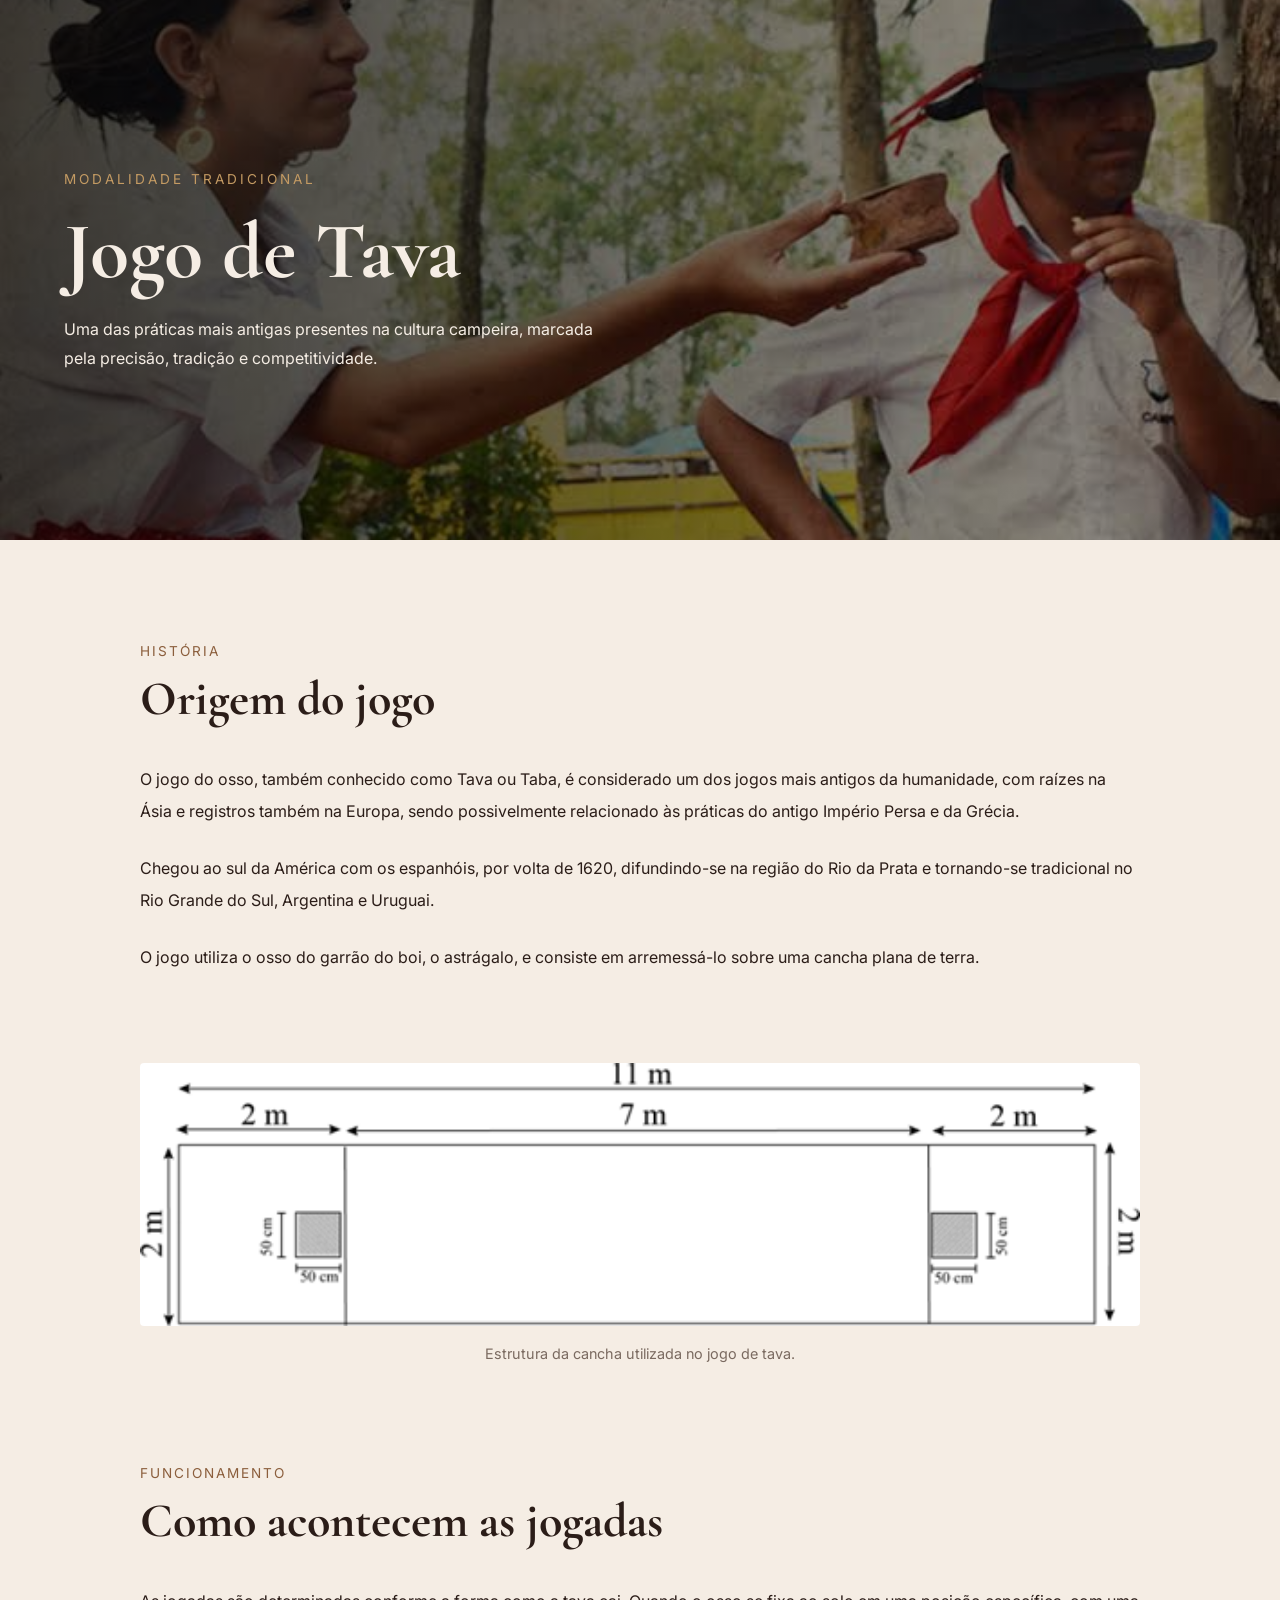
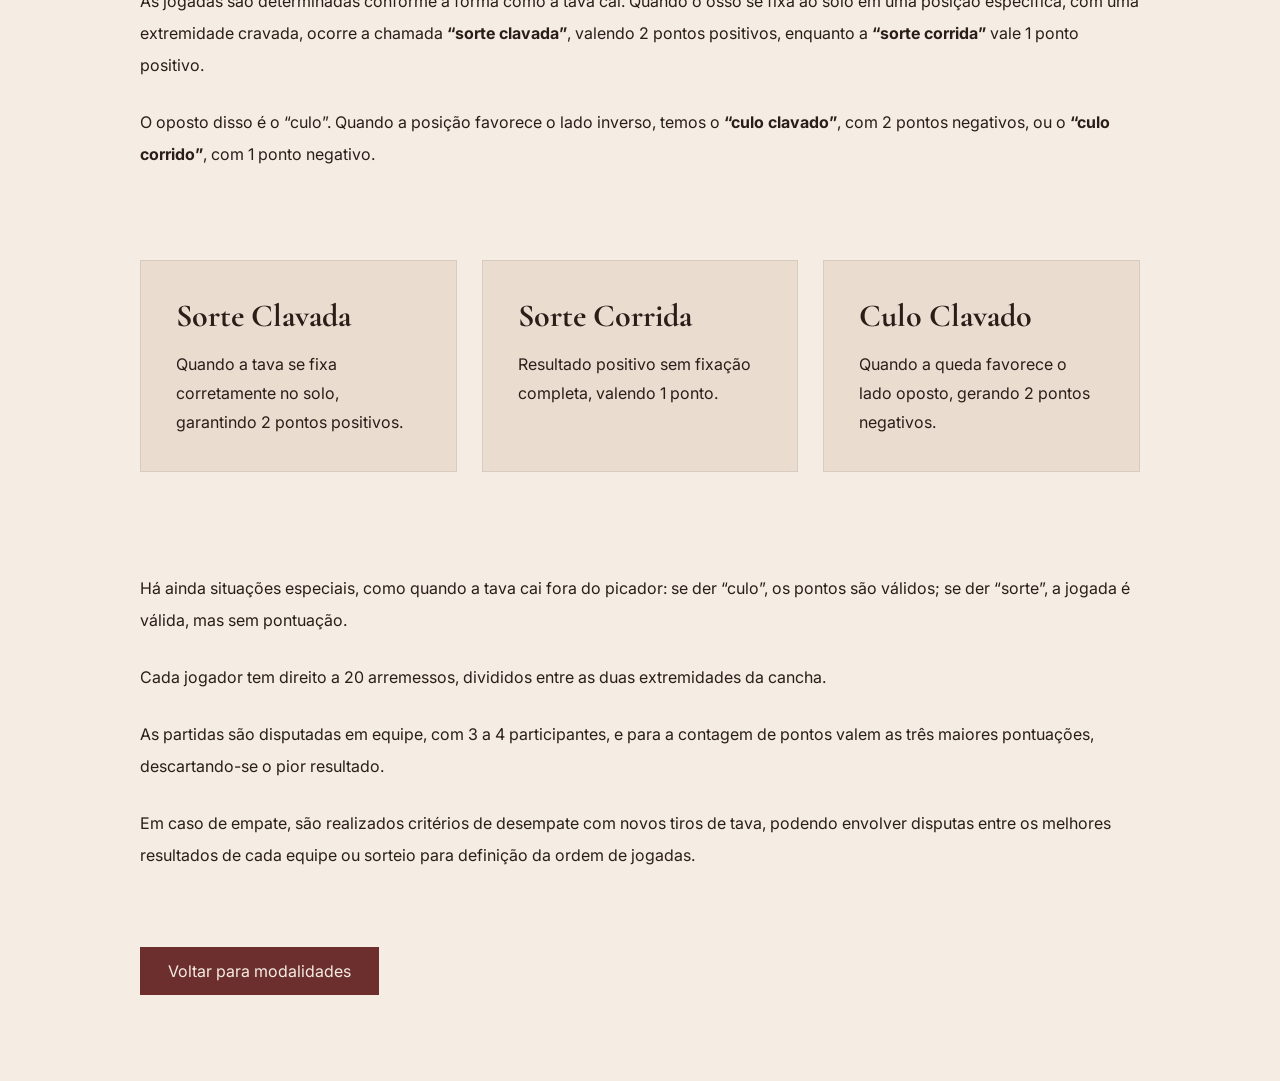
<file: esportes/jogo-do-osso.html>
<!DOCTYPE html>
<html lang="pt-BR">

<head>

  <meta charset="UTF-8">

  <meta name="viewport" content="width=device-width, initial-scale=1.0">

  <title>Jogo de Tava</title>

  <link rel="stylesheet" href="../css/esportes.css">

  <link rel="preconnect" href="https://fonts.googleapis.com">

  <link rel="preconnect" href="https://fonts.gstatic.com" crossorigin>

  <link href="https://fonts.googleapis.com/css2?family=Cormorant+Garamond:wght@400;500;600;700&family=Inter:wght@300;400;500;600&display=swap" rel="stylesheet">

</head>

<body>



  <!-- HERO -->

  <section class="sport-hero">

    <img src="../img/tava.jpeg" alt="Jogo de Tava">

    <div class="hero-overlay"></div>

    <div class="hero-content">

      <span>
        Modalidade Tradicional
      </span>

      <h1>
        Jogo de Tava
      </h1>

      <p>
        Uma das práticas mais antigas presentes na cultura campeira,
        marcada pela precisão, tradição e competitividade.
      </p>

    </div>

  </section>





  <main class="sport-page">



    <!-- INTRODUÇÃO -->

    <section class="text-section">

      <div class="section-title">

        <span>
          História
        </span>

        <h2>
          Origem do jogo
        </h2>

      </div>

      <p>
        O jogo do osso, também conhecido como Tava ou Taba, é considerado um dos jogos
        mais antigos da humanidade, com raízes na Ásia e registros também na Europa,
        sendo possivelmente relacionado às práticas do antigo Império Persa e da Grécia.
      </p>

      <p>
        Chegou ao sul da América com os espanhóis, por volta de 1620, difundindo-se
        na região do Rio da Prata e tornando-se tradicional no Rio Grande do Sul,
        Argentina e Uruguai.
      </p>

      <p>
        O jogo utiliza o osso do garrão do boi, o astrágalo, e consiste em arremessá-lo
        sobre uma cancha plana de terra.
      </p>

    </section>





    <!-- IMAGEM -->

    <section class="image-section">

      <img src="../img/jogo-do-osso-cancha.png" alt="Cancha do jogo de tava">

      <span>
        Estrutura da cancha utilizada no jogo de tava.
      </span>

    </section>





    <!-- FUNCIONAMENTO -->

    <section class="text-section">

      <div class="section-title">

        <span>
          Funcionamento
        </span>

        <h2>
          Como acontecem as jogadas
        </h2>

      </div>

      <p>
        As jogadas são determinadas conforme a forma como a tava cai.
        Quando o osso se fixa ao solo em uma posição específica,
        com uma extremidade cravada, ocorre a chamada
        <strong>“sorte clavada”</strong>,
        valendo 2 pontos positivos,
        enquanto a
        <strong>“sorte corrida”</strong>
        vale 1 ponto positivo.
      </p>

      <p>
        O oposto disso é o “culo”.
        Quando a posição favorece o lado inverso,
        temos o
        <strong>“culo clavado”</strong>,
        com 2 pontos negativos,
        ou o
        <strong>“culo corrido”</strong>,
        com 1 ponto negativo.
      </p>

    </section>





    <!-- CARDS -->

    <section class="info-grid">

      <div class="info-card">

        <h3>
          Sorte Clavada
        </h3>

        <p>
          Quando a tava se fixa corretamente no solo,
          garantindo 2 pontos positivos.
        </p>

      </div>

      <div class="info-card">

        <h3>
          Sorte Corrida
        </h3>

        <p>
          Resultado positivo sem fixação completa,
          valendo 1 ponto.
        </p>

      </div>

      <div class="info-card">

        <h3>
          Culo Clavado
        </h3>

        <p>
          Quando a queda favorece o lado oposto,
          gerando 2 pontos negativos.
        </p>

      </div>

    </section>





    <!-- CONTINUAÇÃO -->

    <section class="text-section">

      <p>
        Há ainda situações especiais, como quando a tava cai fora do picador:
        se der “culo”, os pontos são válidos; se der “sorte”,
        a jogada é válida, mas sem pontuação.
      </p>

      <p>
        Cada jogador tem direito a 20 arremessos,
        divididos entre as duas extremidades da cancha.
      </p>

      <p>
        As partidas são disputadas em equipe,
        com 3 a 4 participantes,
        e para a contagem de pontos valem as três maiores pontuações,
        descartando-se o pior resultado.
      </p>

      <p>
        Em caso de empate, são realizados critérios de desempate com novos tiros de tava,
        podendo envolver disputas entre os melhores resultados de cada equipe
        ou sorteio para definição da ordem de jogadas.
      </p>

    </section>





    <!-- BOTÃO -->

    <div class="back-button">

      <a href="../index.html" class="back-home">
        Voltar para modalidades
      </a>

    </div>



  </main>

  <script src="../script/main.js"></script>
</body>

</html>
</file>
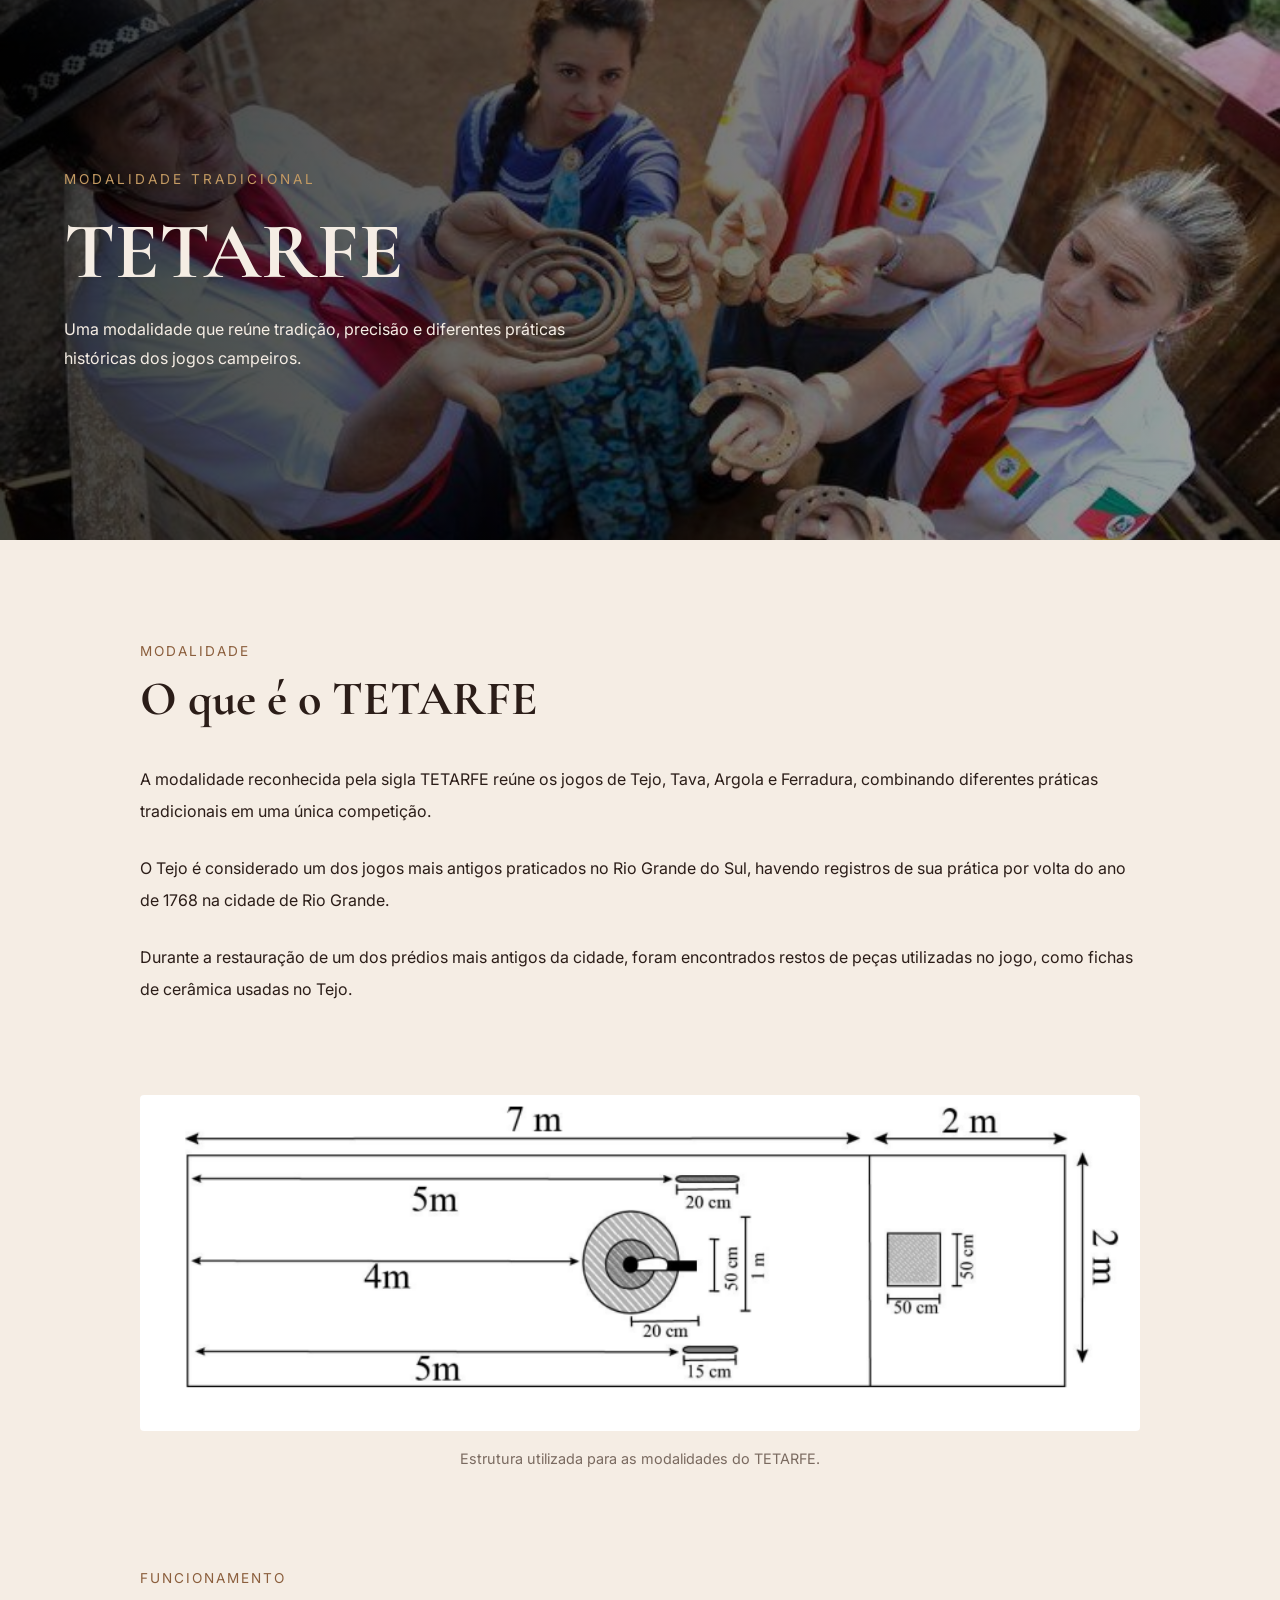
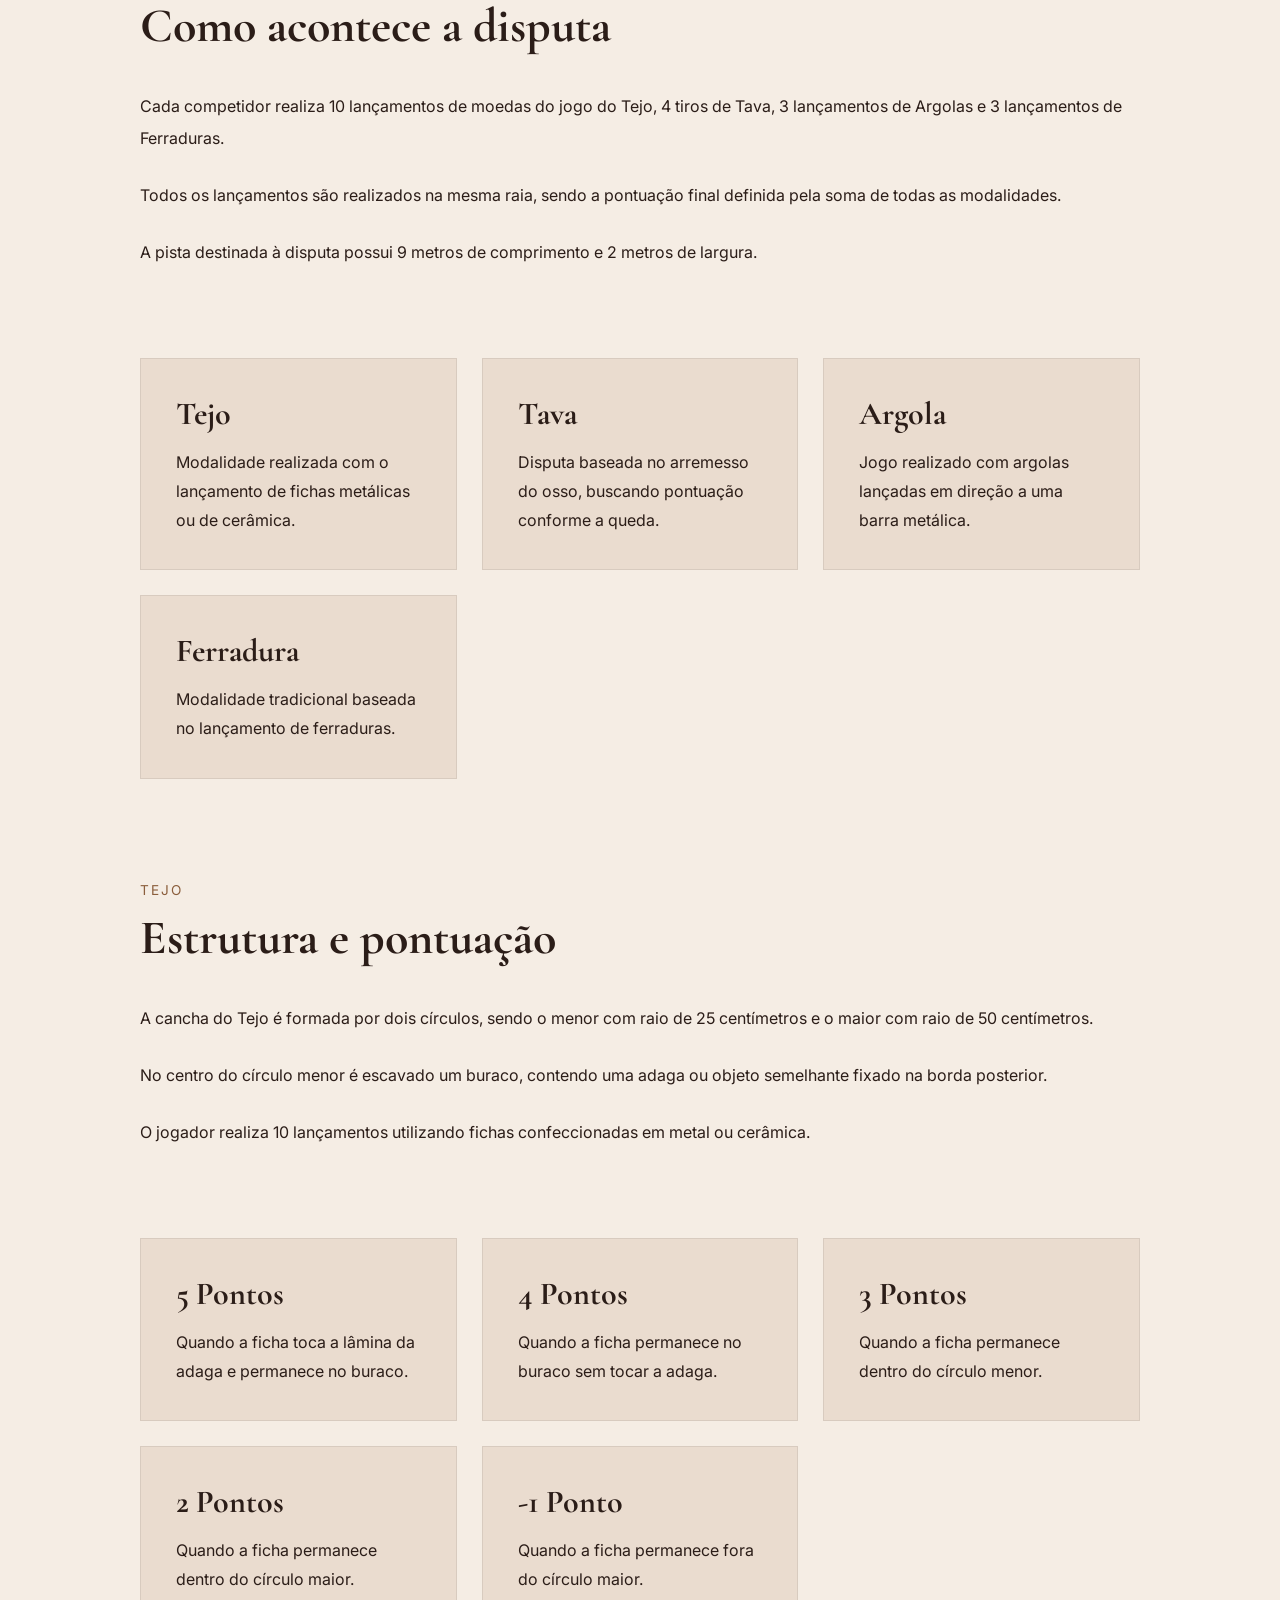
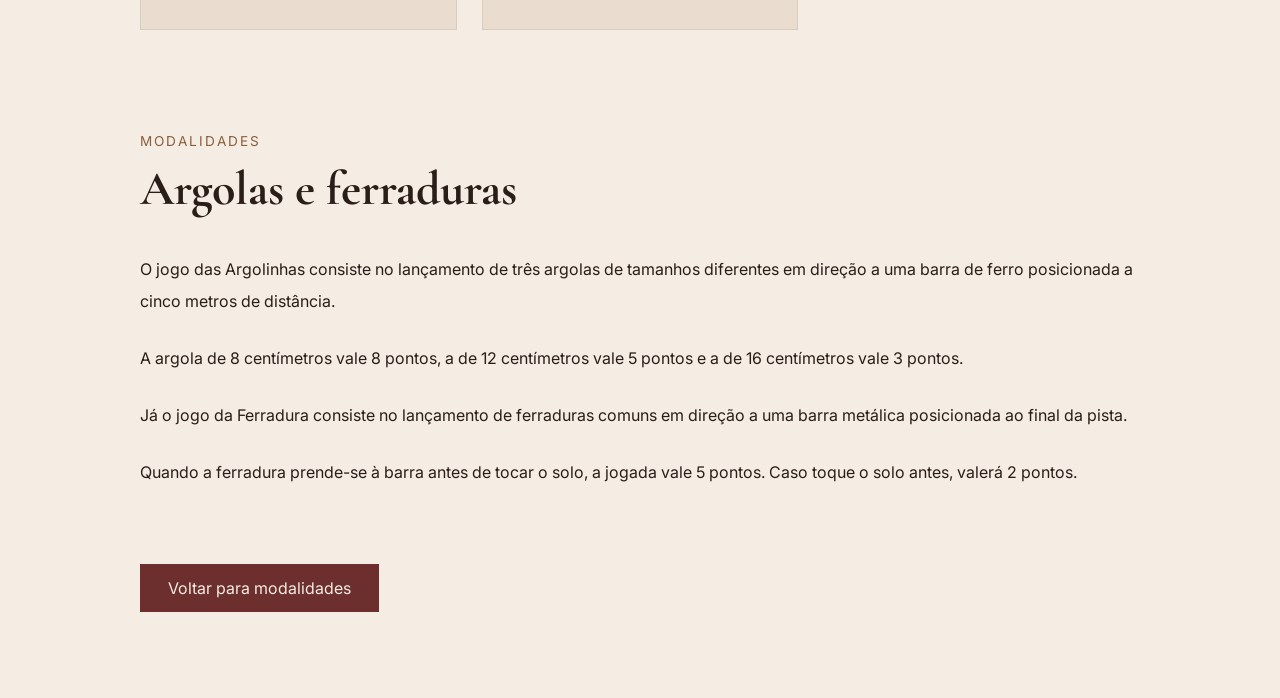
<file: esportes/tetarfe.html>
<!DOCTYPE html>
<html lang="pt-BR">

<head>

  <meta charset="UTF-8">

  <meta name="viewport" content="width=device-width, initial-scale=1.0">

  <title>TETARFE</title>

  <link rel="stylesheet" href="../css/esportes.css">

  <link rel="preconnect" href="https://fonts.googleapis.com">

  <link rel="preconnect" href="https://fonts.gstatic.com" crossorigin>

  <link href="https://fonts.googleapis.com/css2?family=Cormorant+Garamond:wght@400;500;600;700&family=Inter:wght@300;400;500;600&display=swap" rel="stylesheet">

</head>

<body>



  <!-- HERO -->

  <section class="sport-hero">

    <img src="../img/tetarfe.jpeg" alt="TETARFE">

    <div class="hero-overlay"></div>

    <div class="hero-content">

      <span>
        Modalidade Tradicional
      </span>

      <h1>
        TETARFE
      </h1>

      <p>
        Uma modalidade que reúne tradição,
        precisão e diferentes práticas históricas
        dos jogos campeiros.
      </p>

    </div>

  </section>





  <main class="sport-page">



    <!-- INTRODUÇÃO -->

    <section class="text-section">

      <div class="section-title">

        <span>
          Modalidade
        </span>

        <h2>
          O que é o TETARFE
        </h2>

      </div>

      <p>
        A modalidade reconhecida pela sigla TETARFE
        reúne os jogos de Tejo, Tava, Argola e Ferradura,
        combinando diferentes práticas tradicionais
        em uma única competição.
      </p>

      <p>
        O Tejo é considerado um dos jogos mais antigos praticados
        no Rio Grande do Sul,
        havendo registros de sua prática por volta do ano de 1768
        na cidade de Rio Grande.
      </p>

      <p>
        Durante a restauração de um dos prédios mais antigos da cidade,
        foram encontrados restos de peças utilizadas no jogo,
        como fichas de cerâmica usadas no Tejo.
      </p>

    </section>





    <!-- IMAGEM -->

    <section class="image-section">

      <img src="../img/cancha-tetarfe.png" alt="Pista do TETARFE">

      <span>
        Estrutura utilizada para as modalidades do TETARFE.
      </span>

    </section>





    <!-- FUNCIONAMENTO -->

    <section class="text-section">

      <div class="section-title">

        <span>
          Funcionamento
        </span>

        <h2>
          Como acontece a disputa
        </h2>

      </div>

      <p>
        Cada competidor realiza
        10 lançamentos de moedas do jogo do Tejo,
        4 tiros de Tava,
        3 lançamentos de Argolas
        e 3 lançamentos de Ferraduras.
      </p>

      <p>
        Todos os lançamentos são realizados na mesma raia,
        sendo a pontuação final definida pela soma
        de todas as modalidades.
      </p>

      <p>
        A pista destinada à disputa possui
        9 metros de comprimento
        e 2 metros de largura.
      </p>

    </section>





    <!-- CARDS -->

    <section class="info-grid">

      <div class="info-card">

        <h3>
          Tejo
        </h3>

        <p>
          Modalidade realizada com o lançamento
          de fichas metálicas ou de cerâmica.
        </p>

      </div>

      <div class="info-card">

        <h3>
          Tava
        </h3>

        <p>
          Disputa baseada no arremesso do osso,
          buscando pontuação conforme a queda.
        </p>

      </div>

      <div class="info-card">

        <h3>
          Argola
        </h3>

        <p>
          Jogo realizado com argolas
          lançadas em direção a uma barra metálica.
        </p>

      </div>

      <div class="info-card">

        <h3>
          Ferradura
        </h3>

        <p>
          Modalidade tradicional baseada
          no lançamento de ferraduras.
        </p>

      </div>

    </section>





    <!-- TEJO -->

    <section class="text-section">

      <div class="section-title">

        <span>
          Tejo
        </span>

        <h2>
          Estrutura e pontuação
        </h2>

      </div>

      <p>
        A cancha do Tejo é formada por dois círculos,
        sendo o menor com raio de 25 centímetros
        e o maior com raio de 50 centímetros.
      </p>

      <p>
        No centro do círculo menor é escavado um buraco,
        contendo uma adaga ou objeto semelhante
        fixado na borda posterior.
      </p>

      <p>
        O jogador realiza 10 lançamentos
        utilizando fichas confeccionadas em metal ou cerâmica.
      </p>

    </section>





    <!-- PONTUAÇÃO TEJO -->

    <section class="info-grid">

      <div class="info-card">

        <h3>
          5 Pontos
        </h3>

        <p>
          Quando a ficha toca a lâmina da adaga
          e permanece no buraco.
        </p>

      </div>

      <div class="info-card">

        <h3>
          4 Pontos
        </h3>

        <p>
          Quando a ficha permanece no buraco
          sem tocar a adaga.
        </p>

      </div>

      <div class="info-card">

        <h3>
          3 Pontos
        </h3>

        <p>
          Quando a ficha permanece
          dentro do círculo menor.
        </p>

      </div>

      <div class="info-card">

        <h3>
          2 Pontos
        </h3>

        <p>
          Quando a ficha permanece
          dentro do círculo maior.
        </p>

      </div>

      <div class="info-card">

        <h3>
          -1 Ponto
        </h3>

        <p>
          Quando a ficha permanece
          fora do círculo maior.
        </p>

      </div>

    </section>





    <!-- ARGOLA E FERRADURA -->

    <section class="text-section">

      <div class="section-title">

        <span>
          Modalidades
        </span>

        <h2>
          Argolas e ferraduras
        </h2>

      </div>

      <p>
        O jogo das Argolinhas consiste no lançamento
        de três argolas de tamanhos diferentes
        em direção a uma barra de ferro posicionada
        a cinco metros de distância.
      </p>

      <p>
        A argola de 8 centímetros vale 8 pontos,
        a de 12 centímetros vale 5 pontos
        e a de 16 centímetros vale 3 pontos.
      </p>

      <p>
        Já o jogo da Ferradura
        consiste no lançamento de ferraduras comuns
        em direção a uma barra metálica posicionada
        ao final da pista.
      </p>

      <p>
        Quando a ferradura prende-se à barra
        antes de tocar o solo,
        a jogada vale 5 pontos.
        Caso toque o solo antes,
        valerá 2 pontos.
      </p>

    </section>





    <!-- BOTÃO -->

    <div class="back-button">

      <a href="../index.html" class="back-home">
        Voltar para modalidades
      </a>

    </div>



  </main>

  <script src="../script/main.js"></script>
</body>

</html>
</file>
<file: css/style.css>
/* RESET */
html.preload{

  visibility: hidden;
}

a{

  text-decoration: none;
}

*{
  margin: 0;
  padding: 0;
  box-sizing: border-box;
}


/* BODY */

body{
  background-color: #16110f;
  color: #f3e7d9;
  font-family: 'Poppins', sans-serif;
}


/* NAVBAR */

.navbar{
  width: 100%;
  padding: 25px 8%;

  display: flex;
  justify-content: space-between;
  align-items: center;

  position: absolute;
  z-index: 10;
}

.logo{
  font-size: 1.2rem;
  font-family: 'Playfair Display', serif;
  font-weight: 700;
  color: #d8b07a;
}

nav{
  display: flex;
  gap: 35px;
}

nav a{
  color: #f3e7d9;
  text-decoration: none;
  font-size: 0.95rem;
  transition: 0.3s;
}

nav a:hover{
  color: #d8b07a;
}


/* HERO */

.hero{
  width: 100%;
  min-height: 100vh;

  background-image:
    linear-gradient(to right, rgba(0,0,0,0.85), rgba(0,0,0,0.35)),
    /* url('../img/hero.jpeg'); */
    url('../img/hero3.png');

  background-size: cover;
  background-position: center;

  display: flex;
  align-items: center;

  padding: 0 8%;

  position: relative;
}

.hero-content{
  max-width: 650px;
  z-index: 2;
}

.tag{
  display: inline-block;

  margin-bottom: 20px;
  padding: 8px 18px;

  /* border: 1px solid rgba(255,255,255,0.2); */

  background-color: rgba(255,255,255,0.05);

  color: #d8b07a;
  font-size: 0.9rem;
  letter-spacing: 1px;
}

.hero h1{
  font-size: 5rem;
  line-height: 90px;

  font-family: 'Playfair Display', serif;

  margin-bottom: 30px;
}

.hero p{
  font-size: 1rem;
  line-height: 1.8;

  max-width: 520px;

  color: #d6c8bb;

  margin-bottom: 35px;
}


/* BOTÕES */

.buttons{
  display: flex;
  gap: 15px;
}

button{
  padding: 14px 28px;

  border: none;

  cursor: pointer;

  font-family: 'Poppins', sans-serif;

  transition: 0.3s;
}

.primary-btn{

  display: inline-flex;

  align-items: center;
  justify-content: center;

  padding: 14px 28px;

  background-color: #6d2e2e;

  color: white;

  text-decoration: none;

  transition: 0.3s;
}



.primary-btn:hover{

  background-color: #8b3c3c;
}

.secondary-btn{

  display: inline-flex;
  align-items: center;
  justify-content: center;

  padding: 14px 28px;

  background-color: transparent;

  border: 1px solid rgba(255,255,255,0.2);

  color: #f3e7d9;

  text-decoration: none;


  transition: 0.3s;
}



.secondary-btn:hover{

  border-color: #d8b07a;

  color: #d8b07a;
}


/* ABOUT */

.about{
  background-color: #e7d8c7;

  color: #2a1d18;

  padding: 120px 8%;
}

.section-title span{
  color: #6d2e2e;

  text-transform: uppercase;
  letter-spacing: 2px;

  font-size: 0.8rem;
}

.section-title h2{
  font-size: 3rem;

  margin-top: 15px;

  font-family: 'Playfair Display', serif;
}

.about-grid{
  margin-top: 70px;

  display: grid;
  grid-template-columns: 1fr 1fr;

  gap: 60px;

  align-items: center;
}

.about-text{
  column-count: 2;
  column-gap: 35px;

  line-height: 2;
}

.about-image img{
  width: 100%;

  border-radius: 10px;

  filter: contrast(105%);
}

/* =========================
   VIDEO SECTION
========================= */

.video-section{

  background-color: #16110f;

  padding: 120px 8%;

  display: grid;
  grid-template-columns: 1fr 1.2fr;

  gap: 70px;

  align-items: center;
}


.video-text h2{

  font-size: 3.5rem;

  font-family: 'Playfair Display', serif;

  line-height: 1.2;

  margin: 20px 0 30px;
}


.video-text p{

  color: #d6c8bb;

  line-height: 2;

  max-width: 500px;
}


.section-tag{

  color: #af721f;

  text-transform: uppercase;

  letter-spacing: 2px;

  font-size: 0.8rem;
}


/* VIDEO */

.video-wrapper{

  position: relative;
}


.video-container{

  position: relative;

  width: 100%;

  padding-bottom: 56.25%;

  overflow: hidden;

  border: 1px solid rgba(255,255,255,0.08);

  box-shadow:
    0 20px 60px rgba(0,0,0,0.45);

  background-color: #000;
}


.video-container iframe{

  position: absolute;

  top: 0;
  left: 0;

  width: 100%;
  height: 100%;
}


/* DETALHE ESTÉTICO */

.video-wrapper::before{

  content: "";

  position: absolute;

  width: 120px;
  height: 120px;

  border-top: 2px solid #6d2e2e;
  border-left: 2px solid #6d2e2e;

  top: -20px;
  left: -20px;

  opacity: 0.5;
}


.video-wrapper::after{

  content: "";

  position: absolute;

  width: 120px;
  height: 120px;

  border-bottom: 2px solid #6d2e2e;
  border-right: 2px solid #6d2e2e;

  bottom: -20px;
  right: -20px;

  opacity: 0.5;
}


/* =========================
   SPORTS SECTION
========================= */

.sports-section{

  /* background-color: #d4c3b3; */

  background-image:
  url('../img/papel-textura.avif');

  opacity: 0.9;
  background-size: cover;

  color: #2a1d18;

  padding: 120px 8%;

  overflow: hidden;
}


/* HEADER */

.sports-header{

  margin-bottom: 60px;
}


.sports-header h2{

  font-size: 3rem;

  font-family: 'Playfair Display', serif;

  margin: 20px 0;
}


.sports-header p{

  max-width: 600px;

  line-height: 2;

  color: #4d3a30;
}


/* CARROSSEL */

.carousel-area{

  display: flex;

  align-items: center;

  gap: 25px;

  position: relative;
}


.carousel-container{

  position: relative;

  width: 100%;

  overflow: hidden;

  margin-top: 60px;
}


.carousel-track{

  display: flex;
  /* overflow: visible; */
  gap: 30px;
  transition: transform 0.5s ease;
  will-change: transform;
}


/* BOTÕES */

.carousel-btn{

   width: 55px;
  height: 55px;

  min-width: 55px;

  border-radius: 50%;

  border: none;

  background-color: #6d2e2e;

  color: white;

  font-size: 1.5rem;

  cursor: pointer;

  transition: 0.3s;

  display: flex;

  align-items: center;

  justify-content: center;

  flex-shrink: 0;

  box-shadow:
    0 10px 30px rgba(0,0,0,0.15);
}


.carousel-btn:hover{

  background-color: #8a3b3b;

  background-color: #8a3b3b;

  box-shadow:
    0 15px 35px rgba(0,0,0,0.22);
}



.sports-carousel{

  display: flex;

  gap: 30px;

  /* overflow-x: auto; */

  /* scroll-snap-type: x mandatory; */

  padding-bottom: 10px;
  align-items: stretch;
}


/* SCROLL PERSONALIZADO */

.sports-carousel::-webkit-scrollbar{

  height: 8px;
}


.sports-carousel::-webkit-scrollbar-track{

  background: rgba(0,0,0,0.08);
}


.sports-carousel::-webkit-scrollbar-thumb{

  background: #6d2e2e;
}


/* CARD */

.sport-card{

    min-width: 360px;
    max-width: 600px;

    background-color: #f5ede3;

    border: 1px solid rgba(0,0,0,0.08);

    overflow: hidden;

    scroll-snap-align: start;

    transition: 0.4s;

    box-shadow:
        0 15px 40px rgba(0,0,0,0.08);

    display: flex;
    flex-direction: column;

    flex-shrink: 0;
    border-radius: 10px;
}


.sport-card:hover{
  border-radius: 20px;
  transform: translateY(-8px);
}


/* IMAGEM */

.sport-image{

  width: 100%;
  height: 260px;
    
  overflow: hidden;
}


.sport-image img{
  
  width: 100%;
  height: 100%;

  object-fit: cover;

  object-position: left center;
  transition: 0.5s;
}


.sport-card:hover img{
  /* border-top-left-radius: 55px;
  border-top-right-radius: 55px; */
  transform: scale(1.05);
}


/* CONTEÚDO */

.sport-content{

  padding: 30px;
  display: flex;
  flex-direction: column;

  flex: 1;
}


.sport-category{

  font-size: 0.75rem;

  letter-spacing: 2px;

  text-transform: uppercase;

  color: #6d2e2e;
}


.sport-content h3{

  font-size: 2rem;

  font-family: 'Playfair Display', serif;

  margin: 15px 0 20px;
}


.sport-content p{

  line-height: 1.9;

  color: #4d3a30;

  margin-bottom: 30px;
}


/* BOTÃO */

.sport-content button{

  background-color: transparent;

  border: 1px solid rgba(0,0,0,0.15);

  padding: 12px 24px;

  color: #2a1d18;

  cursor: pointer;

  transition: 0.3s;
  margin-top: auto;
}


.sport-content button:hover{

  background-color: #6d2e2e;

  color: white;

  border-color: #6d2e2e;
}

.sport-button{
  text-align: center;
  background-color: transparent;

  border: 1px solid rgba(0,0,0,0.15);

  padding: 12px 24px;

  color: #2a1d18;

  cursor: pointer;

  transition: 0.3s;
  margin-top: auto;
}

.sport-button:hover{

  background-color: #6d2e2e;

  color: white;

  border-color: #6d2e2e;
}


.women-section{

  width: 100%;

  padding: 120px 8%;

  background:
  linear-gradient(
    to bottom,
    #2b1d17,
    #241813
  );
}



.women-container{

  max-width: 900px;

  margin: 0 auto;
}



.section-tag{

  display: inline-block;

  font-size: 0.85rem;

  letter-spacing: 3px;

  text-transform: uppercase;

  color: #c89b63;

  margin-bottom: 18px;
}



.women-container h2{

  font-size: 3rem;

  line-height: 1.1;

  color: #f3e7d9;

  font-family: 'Cormorant Garamond', serif;

  margin-bottom: 24px;
}



.women-divider{

  width: 90px;

  height: 2px;

  background-color: #c89b63;

  margin-bottom: 40px;
}



.women-container p{

  font-size: 1.05rem;

  line-height: 1.9;

  color: rgba(243,231,217,0.78);
}


.conclusion-section{

  width: 100%;

  padding: 120px 8%;

  background-color: #1f1511;
}



.conclusion-container{

  max-width: 950px;

  margin: 0 auto;
}



.section-tag{

  display: inline-block;

  font-size: 0.85rem;

  letter-spacing: 3px;

  text-transform: uppercase;

  color: #c89b63;

  margin-bottom: 18px;
}



.conclusion-container h2{

  font-size: 3rem;

  line-height: 1.1;

  color: #f3e7d9;

  font-family: 'Cormorant Garamond', serif;

  margin-bottom: 24px;
}



.conclusion-divider{

  width: 90px;

  height: 2px;

  background-color: #c89b63;

  margin-bottom: 40px;
}



.conclusion-container p{

  font-size: 1.05rem;

  line-height: 1.9;

  color: rgba(243,231,217,0.78);

  margin-bottom: 28px;
}


.footer{

  width: 100%;

  padding: 40px 8%;

  background-color: #16100d;

  border-top: 1px solid rgba(255,255,255,0.05);
}



.footer-content{

  max-width: 1200px;

  margin: 0 auto;
}



.footer p{

  font-size: 0.88rem;

  line-height: 1.7;

  color: rgba(243,231,217,0.45);

  text-align: center;

  margin-bottom: 30px;
}



.footer-bottom{

  display: flex;

  justify-content: center;

  align-items: center;

  text-align: center;
  gap: 20px;

  padding-top: 20px;

  border-top: 1px solid rgba(255,255,255,0.05);
}



.footer-bottom span{

  font-size: 0.82rem;

  color: rgba(243,231,217,0.35);
}




/* RESPONSIVO */

@media(max-width: 900px){

  nav{
    display: none;
  }

  .hero h1{
    font-size: 3.5rem;
    line-height: 65px;
  }

  .hero{

    background-position: 62% center;

  }


  .buttons{
    flex-direction: column;
    width: 100%;
  }

  button{
    width: 100%;
  }

  .about-grid{
    grid-template-columns: 1fr;
  }

  .about-text{
    column-count: 1;
  }

  .section-title h2{
    font-size: 2.2rem;
  }

   .video-section{

    grid-template-columns: 1fr;

    padding: 90px 8%;
  }


  .video-text h2{

    font-size: 2.4rem;
  }


  .video-wrapper::before,
  .video-wrapper::after{

    display: none;
  }

    .sports-section{

    padding: 90px 5%;
  }


  .sports-header{

    margin-bottom: 40px;
  }


  .sports-header h2{

    font-size: 2.3rem;

    line-height: 1.2;
  }


  .sports-header p{

    font-size: 0.95rem;

    line-height: 1.8;
  }

  .carousel-container{

    overflow: hidden;

    width: 100%;
  }

  .carousel-area{

    position: relative;

    display: block;
  }

  .carousel-track{
    gap: 20px;
    padding-left: calc((100vw - 85%) / 2);
  } 


  /* CARDS */

  .sport-card{
    min-width: 85%;
    max-width: 85%;
    border-radius: 15px;
  }


  .sport-image{

    height: 200px;
  }


  .sport-content{

    padding: 24px;
  }


  .sport-content h3{

    font-size: 1.5rem;
  }


  .sport-content p{

    font-size: 0.95rem;

    line-height: 1.7;
  }



  /* BOTÕES LATERAIS */

  .carousel-btn{
    position: absolute;

    top: 50%;

    width: 42px !important;
    height: 42px !important;

    min-width: 42px !important;
    min-height: 42px !important;

    padding: 0;

    border-radius: 50%;

    transform: translateY(-50%);

    z-index: 20;

    opacity: 0.55;

    font-size: 1rem;

    backdrop-filter: blur(4px);

    background-color: rgba(109,46,46,0.65);
  }

  .carousel-btn:hover{

    opacity: 0.9;
  }

  .prev{

    left: 8px;
  }


  .next{

    right: 8px;
  }


   .women-section{

    padding: 90px 7%;
  }

  .women-container h2{

    font-size: 2.2rem;
  }

  .women-container p{

    font-size: 0.98rem;

    line-height: 1.8;
  }

  .conclusion-section{

    padding: 90px 7%;
  }

  .conclusion-container h2{

    font-size: 2.2rem;
  }

  .conclusion-container p{

    font-size: 0.98rem;

    line-height: 1.8;
  }

  .footer-bottom{

    flex-direction: column;

    text-align: center;
  }


}
</file>
<file: css/esportes.css>
*{

  margin: 0;
  padding: 0;
  box-sizing: border-box;
}



body{

  font-family: 'Inter', sans-serif;

  background-color: #f5ede4;

  color: #2b1d18;

  overflow-x: hidden;
}





/* HERO */

.sport-hero{

  width: 100%;
  height: 60vh;

  position: relative;

  overflow: hidden;

  display: flex;
  align-items: center;
}


.sport-hero img{

  width: 100%;
  height: 100%;

  object-fit: cover;
}


.hero-overlay{

  position: absolute;

  inset: 0;

  background:
  linear-gradient(
    to right,
    rgba(0,0,0,0.75),
    rgba(0,0,0,0.35)
  );
}


.hero-content{

  position: absolute;

  z-index: 2;

  width: 90%;
  max-width: 1200px;

  left: 50%;
  transform: translateX(-50%);

  color: #f5ede4;
}


.hero-content span{

  text-transform: uppercase;

  letter-spacing: 3px;

  color: #c49b63;

  font-size: 0.85rem;
}


.hero-content h1{

  font-family: 'Cormorant Garamond', serif;

  font-size: 5rem;

  margin: 15px 0;
}


.hero-content p{

  max-width: 550px;

  line-height: 1.8;
}





/* MAIN */

.sport-page{

  width: 90%;
  max-width: 1000px;

  margin: auto;

  padding: 100px 0;
}





/* TITULOS */

.section-title{

  margin-bottom: 35px;
}


.section-title span{

  text-transform: uppercase;

  letter-spacing: 2px;

  color: #8b5e3c;

  font-size: 0.85rem;
}


.section-title h2{

  font-family: 'Cormorant Garamond', serif;

  font-size: 3rem;

  margin-top: 10px;
}





/* TEXTO */

.text-section{

  margin-bottom: 90px;
}


.text-section p{

  line-height: 2;

  margin-bottom: 25px;

  font-size: 1rem;
}





/* IMAGEM */

.image-section{

  margin-bottom: 100px;

  text-align: center;
}


.image-section img{

  width: 100%;

  border-radius: 4px;
}


.image-section span{

  display: block;

  margin-top: 15px;

  color: #7a6a60;

  font-size: 0.9rem;
}





/* CARDS */

.info-grid{

  display: grid;

  grid-template-columns: repeat(3, 1fr);

  gap: 25px;

  margin-bottom: 100px;
}


.info-card{

  background-color: #eadccf;

  padding: 35px;

  border: 1px solid rgba(0,0,0,0.08);
}


.info-card h3{

  font-family: 'Cormorant Garamond', serif;

  font-size: 2rem;

  margin-bottom: 15px;
}


.info-card p{

  line-height: 1.8;
}





/* BOTÃO */

.back-button{

  margin-top: 50px;
}


.back-button a{

  text-decoration: none;

  background-color: #6d2e2e;

  color: #f5ede4;

  padding: 14px 28px;

  transition: 0.3s;
}


.back-button a:hover{

  background-color: #8a3b3b;
}





/* RESPONSIVO */

@media(max-width: 900px){

  .hero-content h1{

    font-size: 3.5rem;
  }


  .section-title h2{

    font-size: 2.3rem;
  }


  .info-grid{

    grid-template-columns: 1fr;
  }


  .sport-page{

    padding: 70px 0;
  }

}
</file>
